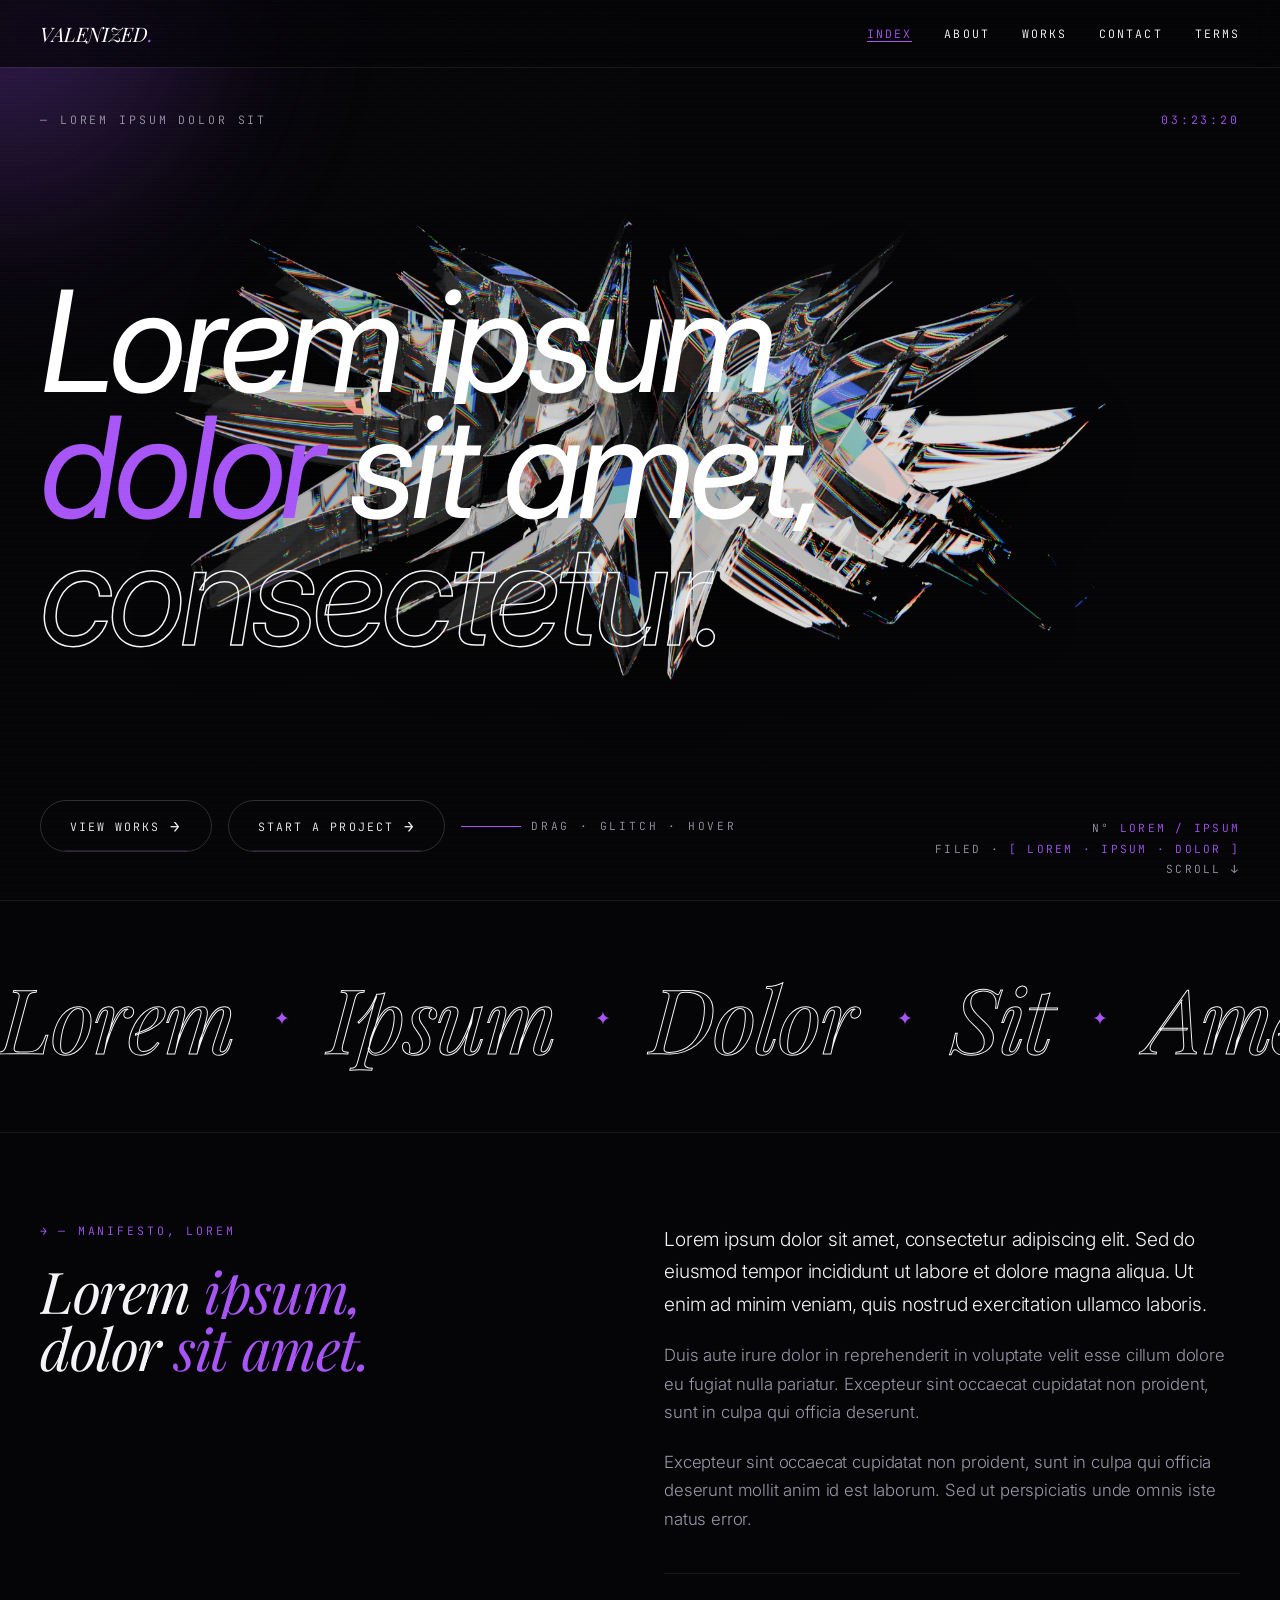
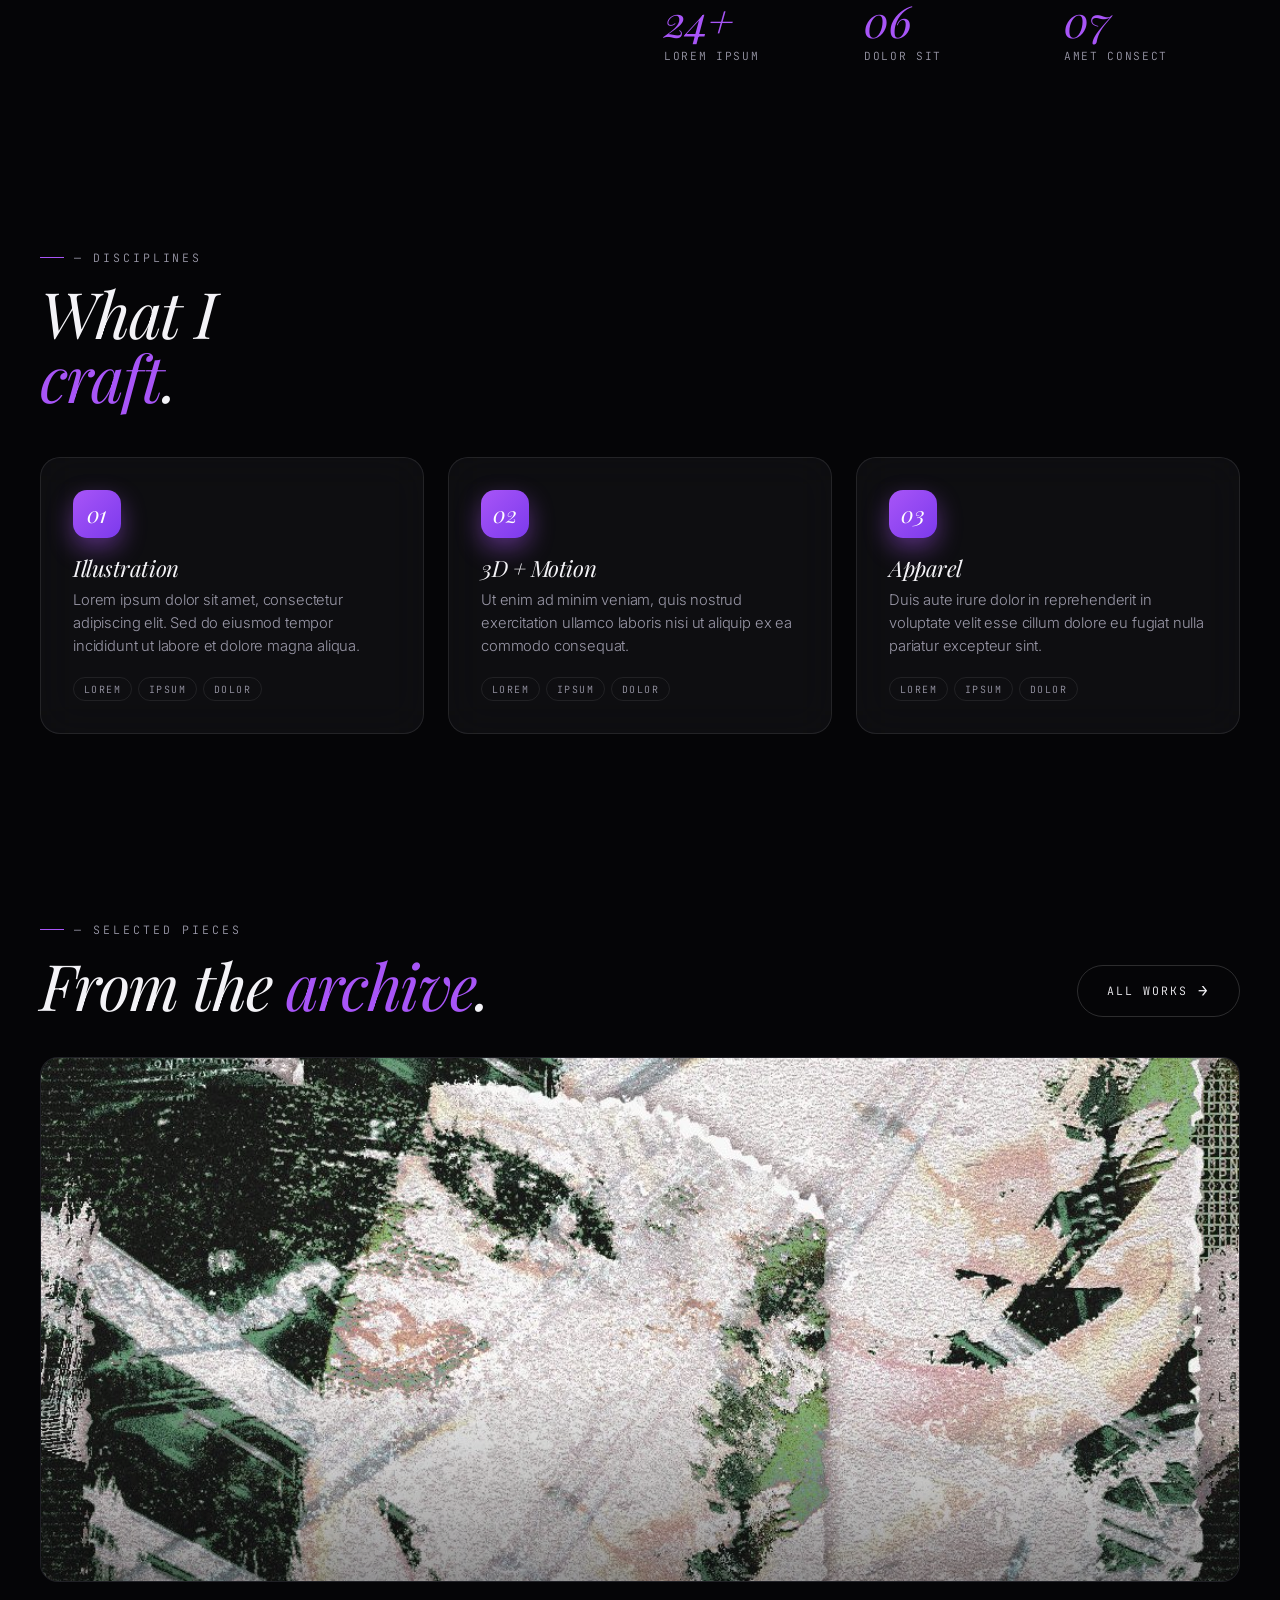
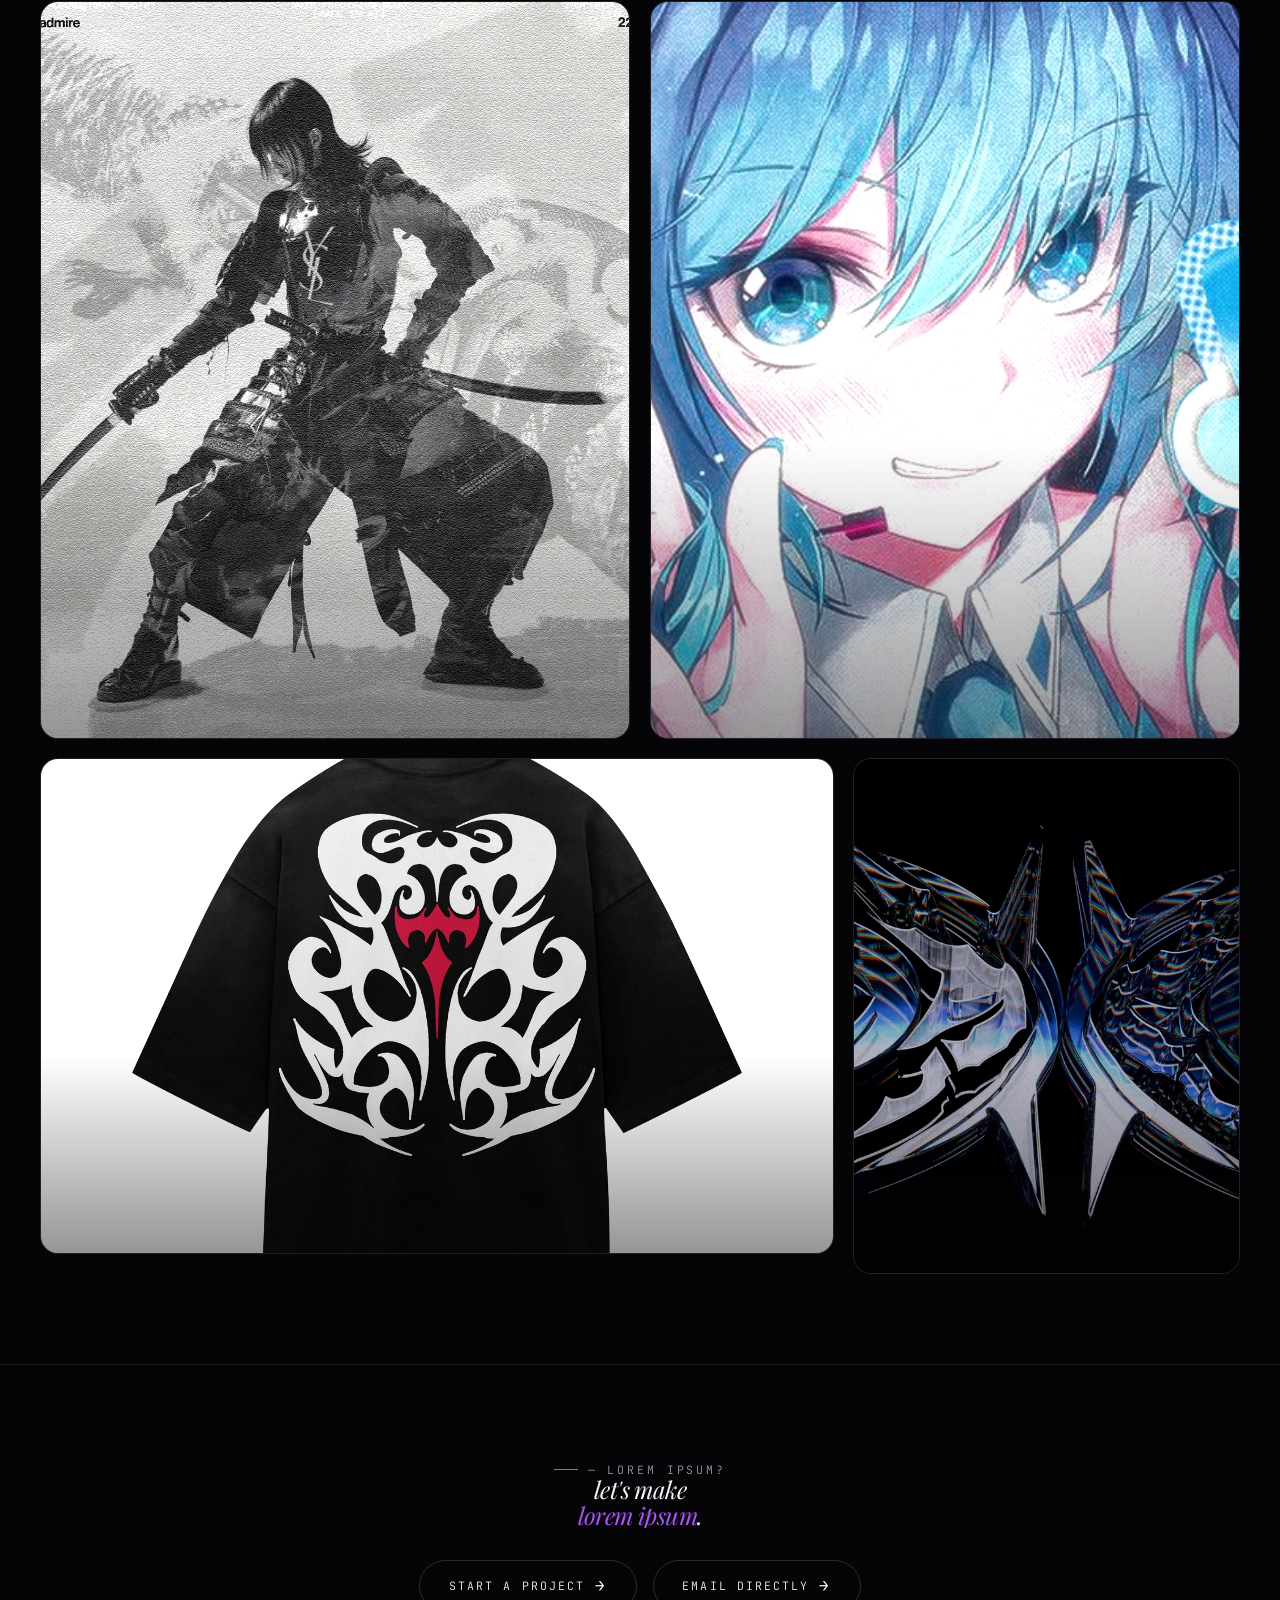
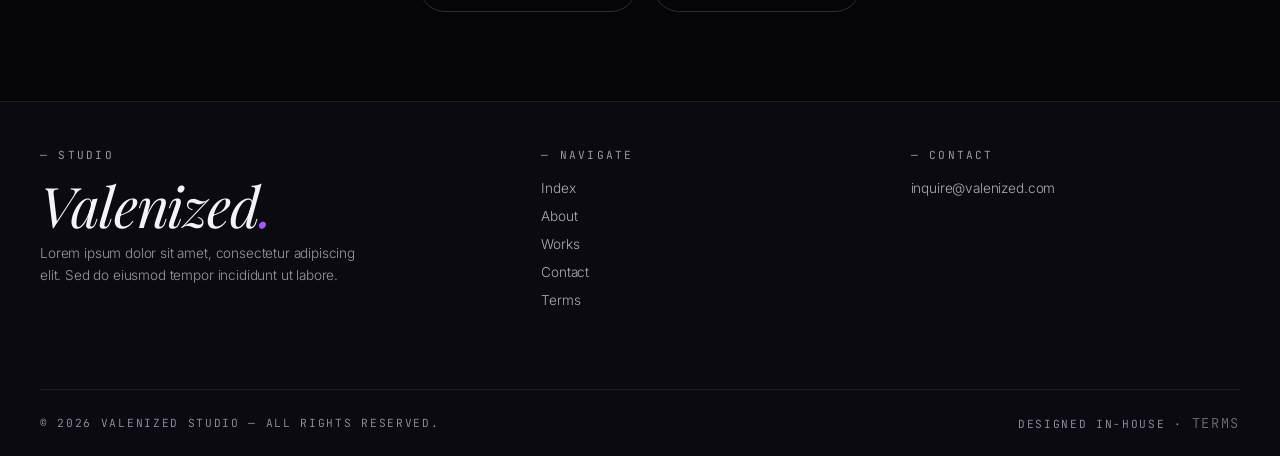
<file: site/index.html>
<!doctype html>
<html lang="en">
<head>
  <meta charset="utf-8" />
  <meta name="viewport" content="width=device-width, initial-scale=1, viewport-fit=cover" />
  <title>VALENIZED — Digital Art & Design Studio</title>
  <meta name="description" content="Portfolio of VALENIZED — independent digital artist. Lorem ipsum dolor sit amet, consectetur adipiscing elit." />
  <meta name="theme-color" content="#050507" />
  <link rel="icon" type="image/svg+xml" href="data:image/svg+xml,%3Csvg xmlns='http://www.w3.org/2000/svg' viewBox='0 0 32 32'%3E%3Crect width='32' height='32' rx='8' fill='%23050507'/%3E%3Ctext x='16' y='22' font-family='serif' font-size='22' font-style='italic' fill='%23a855f7' text-anchor='middle'%3EV%3C/text%3E%3C/svg%3E" />
  <link rel="preconnect" href="https://fonts.googleapis.com" />
  <link rel="preconnect" href="https://fonts.gstatic.com" crossorigin />
  <link href="https://fonts.googleapis.com/css2?family=Playfair+Display:ital,wght@0,400;0,600;1,400;1,500&family=Inter:wght@300;400;500&family=JetBrains+Mono:wght@400;500&display=swap" rel="stylesheet" />
  <link rel="stylesheet" href="styles/main.css" />
  <link rel="stylesheet" href="styles/animations.css" />
  
  
</head>
<body class="page-home">

  <!-- layers -->
  <canvas class="grain-canvas"></canvas>
  <div class="scanlines"></div>
  <div class="blob"></div>
  <div class="blob-2"></div>
  
  

  <!-- loader -->
  <div class="loader">
    <div class="loader-text">
      <span>V</span><span>A</span><span>L</span><span>E</span><span>N</span><span>I</span><span>Z</span><span>E</span><span>D</span>
    </div>
    <div class="loader-percent">000</div>
    <div class="loader-bar"></div>
  </div>

  <!-- nav -->
  <nav class="nav">
    <a href="index.html" class="nav-logo">VALENIZED</a>
    <ul class="nav-links">
      <li><a href="index.html"      class="is-active" data-transition>Index</a></li>
      <li><a href="about.html"                      data-transition>About</a></li>
      <li><a href="works.html"                      data-transition>Works</a></li>
      <li><a href="contact.html"                    data-transition>Contact</a></li>
      <li><a href="terms.html"                      data-transition>Terms</a></li>
    </ul>
    <button class="menu-toggle" aria-label="menu"><span></span></button>
  </nav>

  <main>

    <!-- HERO -->
    <section class="hero">
      <div class="hero-stage">
        <div class="hero-sculpt">
          <img src="assets/08-hero-sculpture.png" alt="Chrome sculpture" />
        </div>
      </div>

      <div class="hero-eyebrow">
        <span>— Lorem ipsum dolor sit</span>
        <span class="time"><span class="live-clock">--:--:--</span></span>
      </div>

      <div class="hero-title-wrap">
        <div class="hero-title">
          <span class="reveal-text"><span>Lorem ipsum</span></span>
          <span class="reveal-text"><span><span class="accent">dolor</span> sit amet,</span></span>
          <span class="reveal-text"><span><span class="outline">consectetur.</span></span></span>
        </div>
      </div>

      <div class="hero-meta">
        <div>N° <span>Lorem / Ipsum</span></div>
        <div>FILED · <span>[ LOREM · IPSUM · DOLOR ]</span></div>
        <div>SCROLL ↓</div>
      </div>

      <div class="hero-cta">
        <a class="btn magnetic" href="works.html" data-transition>View Works <span class="arrow">→</span></a>
        <a class="btn magnetic" href="contact.html" data-transition>Start a Project <span class="arrow">→</span></a>
        <span class="hero-scroll"><span class="line"></span>Drag · Glitch · Hover</span>
      </div>
    </section>

    <!-- marquee -->
    <div class="marquee" aria-hidden="true">
      <div class="marquee-track">
        <span>Lorem <span class="star">✦</span></span>
        <span>Ipsum <span class="star">✦</span></span>
        <span>Dolor <span class="star">✦</span></span>
        <span>Sit <span class="star">✦</span></span>
        <span>Amet <span class="star">✦</span></span>
        <span>Lorem <span class="star">✦</span></span>
        <span>Ipsum <span class="star">✦</span></span>
        <span>Dolor <span class="star">✦</span></span>
        <span>Sit <span class="star">✦</span></span>
        <span>Amet <span class="star">✦</span></span>
      </div>
    </div>

    <!-- intro -->
    <section>
      <div class="container">
        <div class="intro">
          <div class="intro-left">
            <div class="label">— Manifesto, lorem</div>
            <h2 class="reveal-text"><span class="glitch" data-text="Lorem ipsum,">Lorem <em>ipsum,</em></span></h2>
            <h2 class="reveal-text"><span class="glitch" data-text="dolor sit amet.">dolor <em>sit amet.</em></span></h2>
          </div>
          <div class="intro-right">
            <p>Lorem ipsum dolor sit amet, consectetur adipiscing elit. Sed do eiusmod tempor incididunt ut labore et dolore magna aliqua. Ut enim ad minim veniam, quis nostrud exercitation ullamco laboris.</p>
            <p>Duis aute irure dolor in reprehenderit in voluptate velit esse cillum dolore eu fugiat nulla pariatur. Excepteur sint occaecat cupidatat non proident, sunt in culpa qui officia deserunt.</p>
            <p>Excepteur sint occaecat cupidatat non proident, sunt in culpa qui officia deserunt mollit anim id est laborum. Sed ut perspiciatis unde omnis iste natus error.</p>

            <div class="intro-stats">
              <div class="stat">
                <div class="num">24+</div>
                <div class="lbl">Lorem ipsum</div>
              </div>
              <div class="stat">
                <div class="num">06</div>
                <div class="lbl">Dolor sit</div>
              </div>
              <div class="stat">
                <div class="num">07</div>
                <div class="lbl">Amet consect</div>
              </div>
            </div>
          </div>
        </div>
      </div>
    </section>

    <!-- services -->
    <section>
      <div class="container">
        <div class="eyebrow">— Disciplines</div>
        <h2 class="section-title">What I<br/><em style="font-style:italic;color:var(--accent)">craft</em>.</h2>

        <div class="cat-grid">
          <div class="cat-card">
            <div class="icon">01</div>
            <h3>Illustration</h3>
            <p>Lorem ipsum dolor sit amet, consectetur adipiscing elit. Sed do eiusmod tempor incididunt ut labore et dolore magna aliqua.</p>
            <div class="tags">
              <span class="tag">Lorem</span><span class="tag">Ipsum</span><span class="tag">Dolor</span>
            </div>
          </div>
          <div class="cat-card">
            <div class="icon">02</div>
            <h3>3D + Motion</h3>
            <p>Ut enim ad minim veniam, quis nostrud exercitation ullamco laboris nisi ut aliquip ex ea commodo consequat.</p>
            <div class="tags">
              <span class="tag">Lorem</span><span class="tag">Ipsum</span><span class="tag">Dolor</span>
            </div>
          </div>
          <div class="cat-card">
            <div class="icon">03</div>
            <h3>Apparel</h3>
            <p>Duis aute irure dolor in reprehenderit in voluptate velit esse cillum dolore eu fugiat nulla pariatur excepteur sint.</p>
            <div class="tags">
              <span class="tag">Lorem</span><span class="tag">Ipsum</span><span class="tag">Dolor</span>
            </div>
          </div>
        </div>
      </div>
    </section>

    <!-- featured works -->
    <section>
      <div class="container featured-head">
        <div>
          <div class="eyebrow">— Selected Pieces</div>
          <h2 class="section-title">From the <em style="font-style:italic;color:var(--accent)">archive</em>.</h2>
        </div>
        <a class="btn magnetic" href="works.html" data-transition>All works <span class="arrow">→</span></a>
      </div>

      <div class="container">
        <div class="gallery">
          <div class="tile s-12" data-cat="motion 3d">
            <canvas class="shader"></canvas>
            <img class="tile-img" src="assets/01-chrome-sculpt.jpg" alt="Lorem ipsum artwork 01" />
            <div class="tile-meta">
              <div>
                <h3>Lorem Ipsum №01</h3>
                <span class="tg">3D · Motion Reel</span>
              </div>
              <span class="idx">/01</span>
            </div>
          </div>

          <div class="tile s-6" data-cat="illustration">
            <canvas class="shader"></canvas>
            <img class="tile-img" src="assets/06-samurai.jpg" alt="Lorem ipsum artwork 02" />
            <div class="tile-meta">
              <div>
                <h3>Dolor Sit Amet</h3>
                <span class="tg">Illustration</span>
              </div>
              <span class="idx">/02</span>
            </div>
          </div>

          <div class="tile s-6" data-cat="editorial character">
            <canvas class="shader"></canvas>
            <img class="tile-img" src="assets/05-miku-header.jpg" alt="Lorem ipsum artwork 03" />
            <div class="tile-meta">
              <div>
                <h3>Consectetur / 39</h3>
                <span class="tg">Editorial Header</span>
              </div>
              <span class="idx">/03</span>
            </div>
          </div>

          <div class="tile s-8" data-cat="apparel product">
            <canvas class="shader"></canvas>
            <img class="tile-img" src="assets/07-tribal-tee.jpg" alt="Lorem ipsum artwork 04" />
            <div class="tile-meta">
              <div>
                <h3>Adipiscing — Series 08</h3>
                <span class="tg">Apparel / Drop</span>
              </div>
              <span class="idx">/04</span>
            </div>
          </div>

          <div class="tile s-4" data-cat="motion 3d">
            <canvas class="shader"></canvas>
            <img class="tile-img" src="assets/03-silver-sculpt.jpg" alt="Lorem ipsum artwork 05" />
            <div class="tile-meta">
              <div>
                <h3>Elit Tempor</h3>
                <span class="tg">3D Sculpture</span>
              </div>
              <span class="idx">/05</span>
            </div>
          </div>
        </div>
      </div>
    </section>

    <!-- CTA strip -->
    <section class="cta-section">
      <div class="container">
        <div class="eyebrow eyebrow-center">— Lorem ipsum?</div>
        <h2 class="reveal-text"><span style="font-style:italic;">let's make<br/><em style="font-style:italic;color:var(--accent)">lorem ipsum</em>.</span></h2>
        <div class="cta-row">
          <a class="btn magnetic" href="contact.html" data-transition>Start a Project <span class="arrow">→</span></a>
          <a class="btn magnetic" href="mailto:inquire@valenized.com">Email Directly <span class="arrow">→</span></a>
        </div>
      </div>
    </section>

  </main>

  <!-- footer -->
  <footer>
    <div class="container">
      <div>
        <h4>— Studio</h4>
        <div class="colophon">Valenized<span style="color:var(--accent);">.</span></div>
        <p class="footer-blurb">Lorem ipsum dolor sit amet, consectetur adipiscing elit. Sed do eiusmod tempor incididunt ut labore.</p>
      </div>
      <div>
        <h4>— Navigate</h4>
        <ul>
          <li><a href="index.html" data-transition>Index</a></li>
          <li><a href="about.html" data-transition>About</a></li>
          <li><a href="works.html" data-transition>Works</a></li>
          <li><a href="contact.html" data-transition>Contact</a></li>
          <li><a href="terms.html" data-transition>Terms</a></li>
        </ul>
      </div>
      <div>
        <h4>— Contact</h4>
        <ul>
          <li><a href="mailto:inquire@valenized.com">inquire@valenized.com</a></li>
        </ul>
      </div>
      <div class="legal" style="grid-column:1 / -1;">
        <span>© <span id="yr">2026</span> Valenized Studio — All rights reserved.</span>
        <span>Designed in-house · <a href="terms.html" data-transition style="color:var(--ink-dim);">Terms</a></span>
      </div>
    </div>
  </footer>

  <script src="scripts/app.js"></script>
  
  <script>document.getElementById('yr').textContent = new Date().getFullYear();</script>
</body>
</html>
</file>
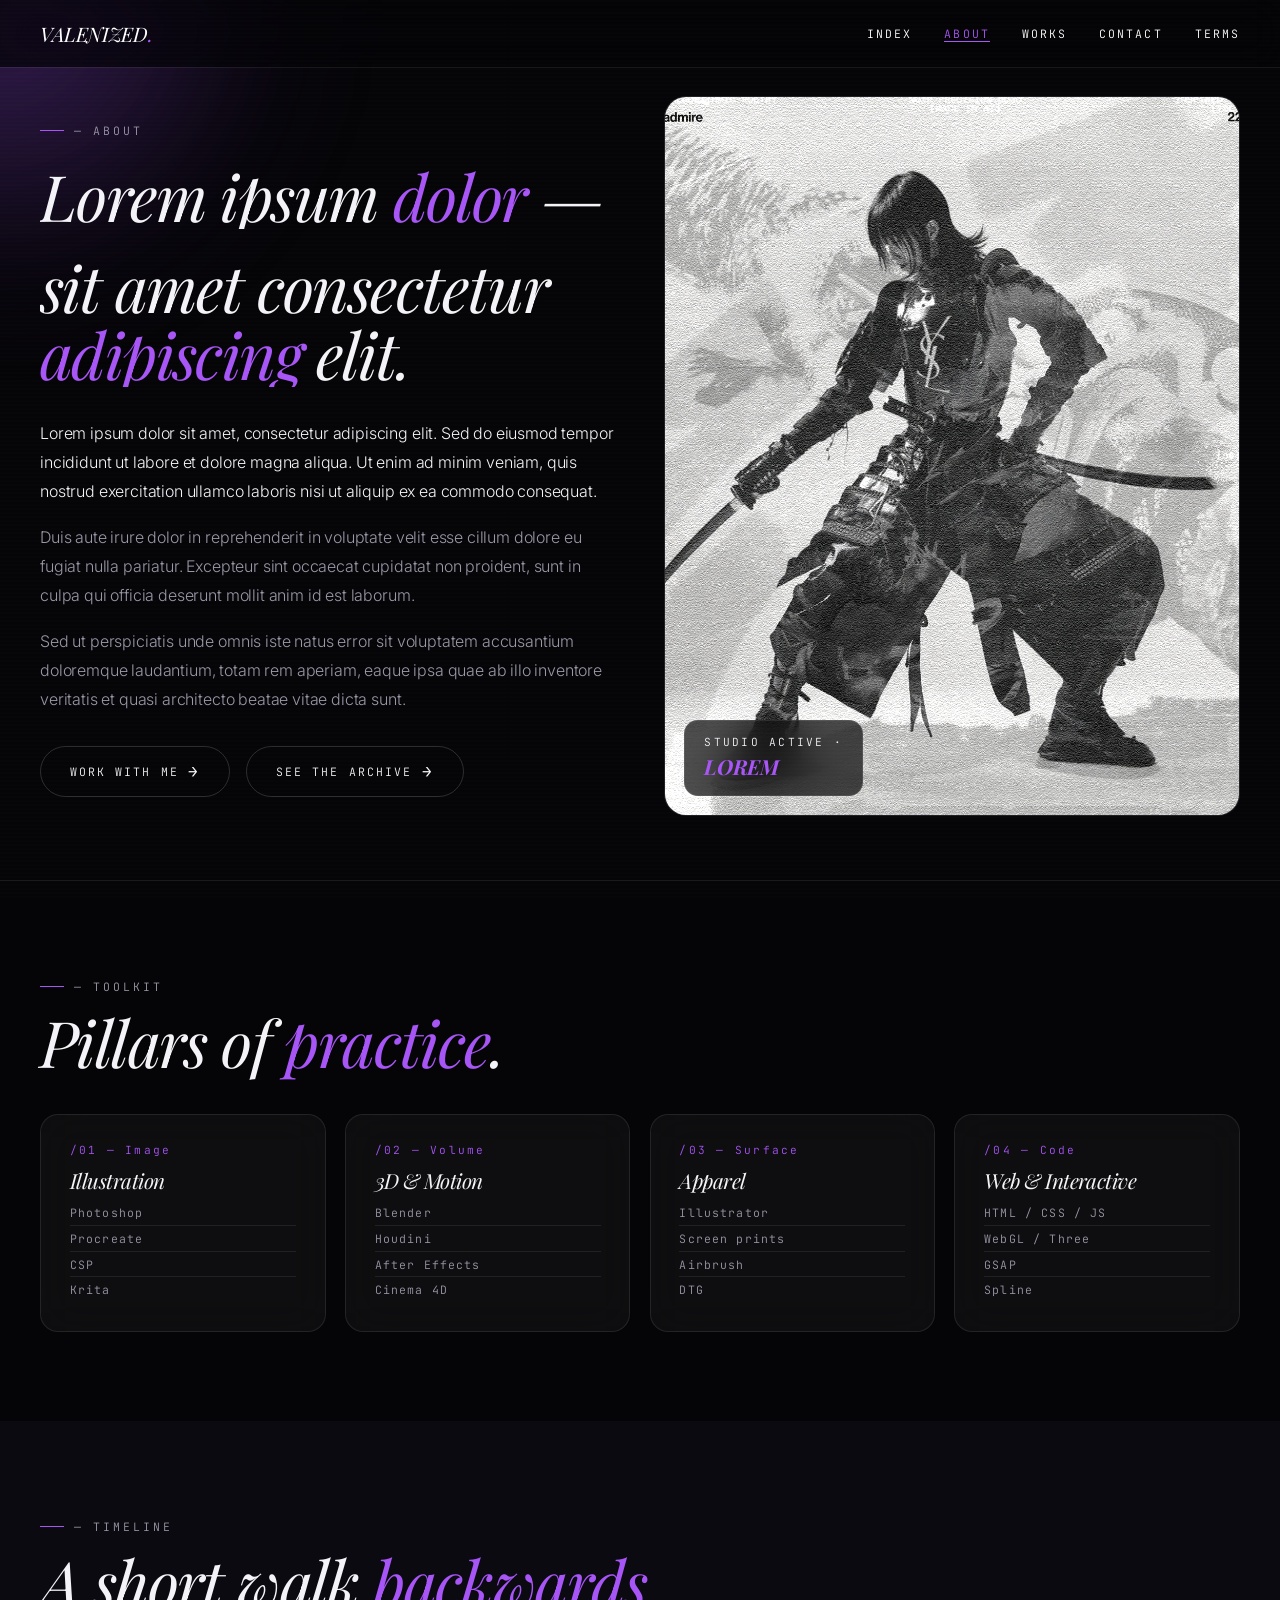
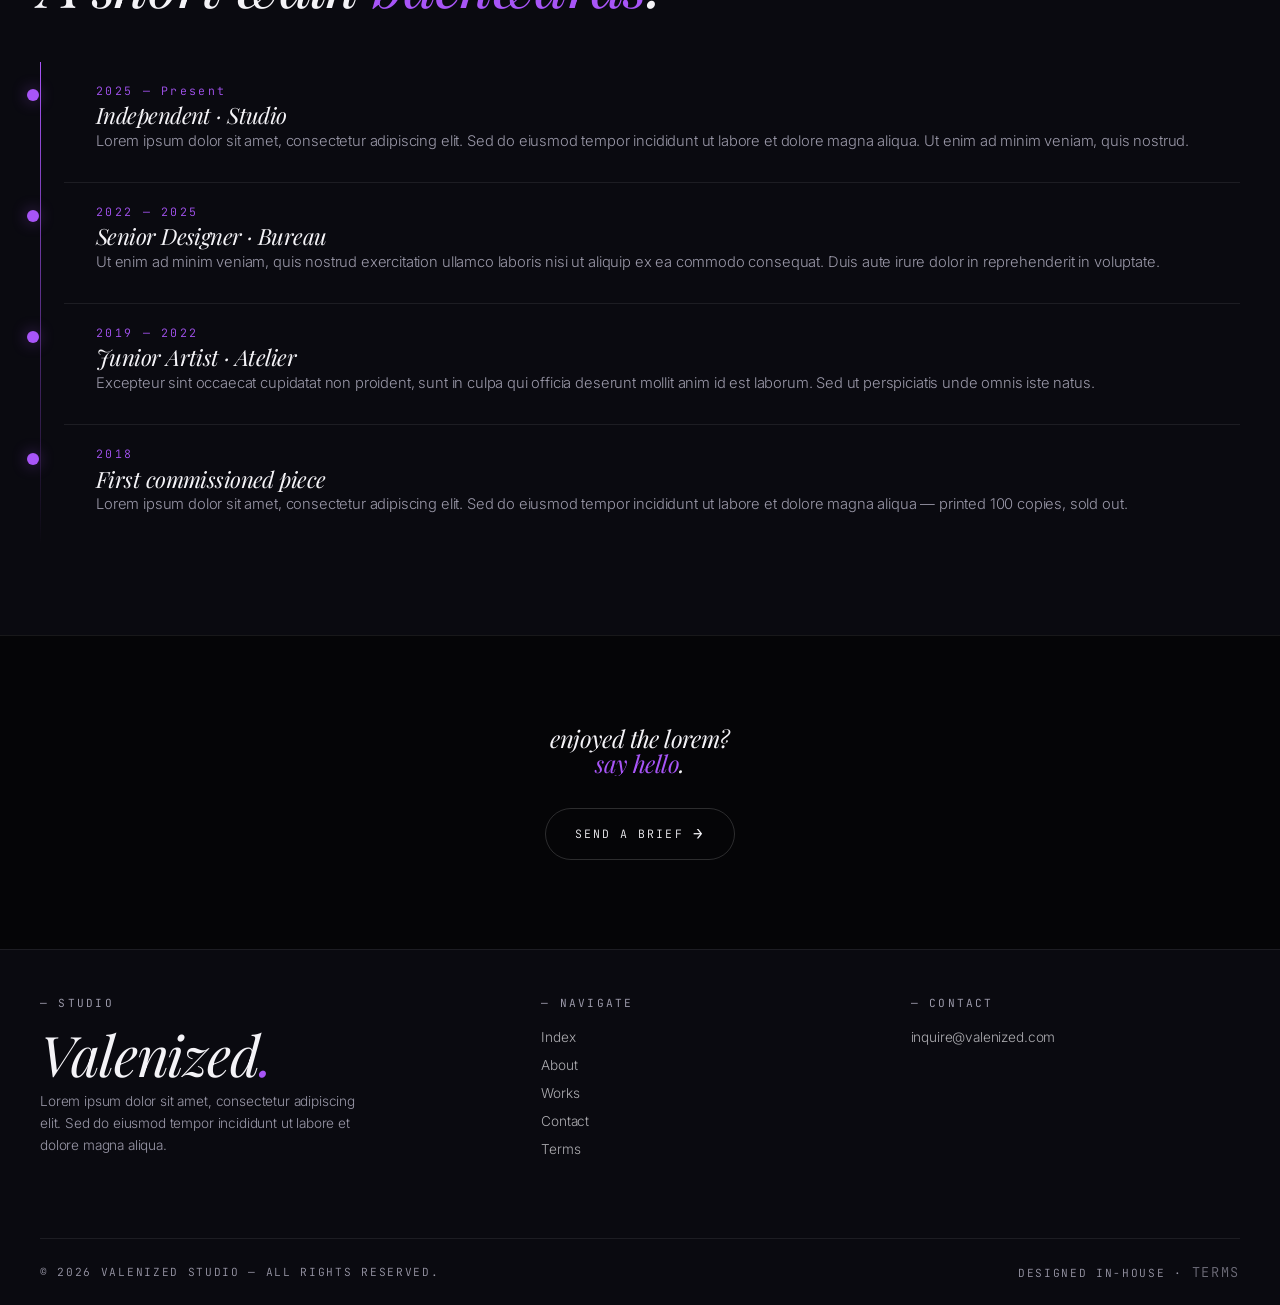
<file: site/about.html>
<!doctype html>
<html lang="en">
<head>
  <meta charset="utf-8" />
  <meta name="viewport" content="width=device-width, initial-scale=1, viewport-fit=cover" />
  <title>About — VALENIZED</title>
  <meta name="description" content="About VALENIZED — lorem ipsum dolor sit amet, consectetur adipiscing elit." />
  <meta name="theme-color" content="#050507" />
  <link rel="icon" type="image/svg+xml" href="data:image/svg+xml,%3Csvg xmlns='http://www.w3.org/2000/svg' viewBox='0 0 32 32'%3E%3Crect width='32' height='32' rx='8' fill='%23050507'/%3E%3Ctext x='16' y='22' font-family='serif' font-size='22' font-style='italic' fill='%23a855f7' text-anchor='middle'%3EV%3C/text%3E%3C/svg%3E" />
  <link rel="preconnect" href="https://fonts.googleapis.com" />
  <link rel="preconnect" href="https://fonts.gstatic.com" crossorigin />
  <link href="https://fonts.googleapis.com/css2?family=Playfair+Display:ital,wght@0,400;0,600;1,400;1,500&family=Inter:wght@300;400;500&family=JetBrains+Mono:wght@400;500&display=swap" rel="stylesheet" />
  <link rel="stylesheet" href="styles/main.css" />
  <link rel="stylesheet" href="styles/animations.css" />
  
  
</head>
<body class="page-about">

  <canvas class="grain-canvas"></canvas>
  <div class="scanlines"></div>
  <div class="blob"></div>
  <div class="blob-2"></div>
  
  

  <div class="loader">
    <div class="loader-text">
      <span>A</span><span>B</span><span>O</span><span>U</span><span>T</span>
    </div>
    <div class="loader-percent">000</div>
    <div class="loader-bar"></div>
  </div>

  <nav class="nav">
    <a href="index.html" class="nav-logo">VALENIZED</a>
    <ul class="nav-links">
      <li><a href="index.html"   data-transition>Index</a></li>
      <li><a href="about.html"   class="is-active" data-transition>About</a></li>
      <li><a href="works.html"   data-transition>Works</a></li>
      <li><a href="contact.html" data-transition>Contact</a></li>
      <li><a href="terms.html"   data-transition>Terms</a></li>
    </ul>
    <button class="menu-toggle" aria-label="menu"><span></span></button>
  </nav>

  <main>

    <section class="about-hero">
      <div class="about-text">
        <div class="eyebrow" data-reveal>— About</div>
        <h2 class="reveal-text" style="margin-top:1.5rem;"><span>Lorem ipsum <em>dolor</em> —</span></h2>
        <h2 class="reveal-text"><span>sit amet consectetur<br/><em>adipiscing</em> elit.</span></h2>

        <p class="lead" style="margin-top:2rem;">Lorem ipsum dolor sit amet, consectetur adipiscing elit. Sed do eiusmod tempor incididunt ut labore et dolore magna aliqua. Ut enim ad minim veniam, quis nostrud exercitation ullamco laboris nisi ut aliquip ex ea commodo consequat.</p>

        <p>Duis aute irure dolor in reprehenderit in voluptate velit esse cillum dolore eu fugiat nulla pariatur. Excepteur sint occaecat cupidatat non proident, sunt in culpa qui officia deserunt mollit anim id est laborum.</p>

        <p>Sed ut perspiciatis unde omnis iste natus error sit voluptatem accusantium doloremque laudantium, totam rem aperiam, eaque ipsa quae ab illo inventore veritatis et quasi architecto beatae vitae dicta sunt.</p>

        <div class="button-row">
          <a class="btn magnetic" href="contact.html" data-transition>Work with me <span class="arrow">→</span></a>
          <a class="btn magnetic" href="works.html" data-transition>See the archive <span class="arrow">→</span></a>
        </div>
      </div>

      <div class="about-image" data-reveal>
        <img src="assets/06-samurai.jpg" alt="Lorem ipsum portrait by VALENIZED" />
        <div class="badge">Studio active · <b>Lorem</b></div>
      </div>
    </section>

    <section class="skills-section">
      <div class="container">
        <div class="eyebrow">— Toolkit</div>
        <h2 class="section-title">Pillars of <em style="font-style:italic;color:var(--accent)">practice</em>.</h2>

        <div class="skills-grid">
          <div class="skill">
            <div class="n">/01 — Image</div>
            <h4>Illustration</h4>
            <ul>
              <li>Photoshop</li><li>Procreate</li><li>CSP</li><li>Krita</li>
            </ul>
          </div>
          <div class="skill">
            <div class="n">/02 — Volume</div>
            <h4>3D &amp; Motion</h4>
            <ul>
              <li>Blender</li><li>Houdini</li><li>After Effects</li><li>Cinema 4D</li>
            </ul>
          </div>
          <div class="skill">
            <div class="n">/03 — Surface</div>
            <h4>Apparel</h4>
            <ul>
              <li>Illustrator</li><li>Screen prints</li><li>Airbrush</li><li>DTG</li>
            </ul>
          </div>
          <div class="skill">
            <div class="n">/04 — Code</div>
            <h4>Web &amp; Interactive</h4>
            <ul>
              <li>HTML / CSS / JS</li><li>WebGL / Three</li><li>GSAP</li><li>Spline</li>
            </ul>
          </div>
        </div>
      </div>
    </section>

    <section class="timeline-section">
      <div class="container">
        <div class="eyebrow">— Timeline</div>
        <h2 class="section-title">A short walk <em style="font-style:italic;color:var(--accent)">backwards</em>.</h2>

        <div class="timeline">
          <div class="tl-item">
            <div class="yr">2025 — Present</div>
            <h4>Independent · Studio</h4>
            <p>Lorem ipsum dolor sit amet, consectetur adipiscing elit. Sed do eiusmod tempor incididunt ut labore et dolore magna aliqua. Ut enim ad minim veniam, quis nostrud.</p>
          </div>
          <div class="tl-item">
            <div class="yr">2022 — 2025</div>
            <h4>Senior Designer · Bureau</h4>
            <p>Ut enim ad minim veniam, quis nostrud exercitation ullamco laboris nisi ut aliquip ex ea commodo consequat. Duis aute irure dolor in reprehenderit in voluptate.</p>
          </div>
          <div class="tl-item">
            <div class="yr">2019 — 2022</div>
            <h4>Junior Artist · Atelier</h4>
            <p>Excepteur sint occaecat cupidatat non proident, sunt in culpa qui officia deserunt mollit anim id est laborum. Sed ut perspiciatis unde omnis iste natus.</p>
          </div>
          <div class="tl-item">
            <div class="yr">2018</div>
            <h4>First commissioned piece</h4>
            <p>Lorem ipsum dolor sit amet, consectetur adipiscing elit. Sed do eiusmod tempor incididunt ut labore et dolore magna aliqua — printed 100 copies, sold out.</p>
          </div>
        </div>
      </div>
    </section>

    <!-- CTA -->
    <section class="cta-section">
      <div class="container">
        <h2 class="reveal-text"><span style="font-style:italic;">enjoyed the lorem?<br/><em style="font-style:italic;color:var(--accent)">say hello</em>.</span></h2>
        <div class="cta-row">
          <a class="btn magnetic" href="contact.html" data-transition>Send a brief <span class="arrow">→</span></a>
        </div>
      </div>
    </section>

  </main>

  <footer>
    <div class="container">
      <div>
        <h4>— Studio</h4>
        <div class="colophon">Valenized<span style="color:var(--accent);">.</span></div>
        <p class="footer-blurb">Lorem ipsum dolor sit amet, consectetur adipiscing elit. Sed do eiusmod tempor incididunt ut labore et dolore magna aliqua.</p>
      </div>
      <div>
        <h4>— Navigate</h4>
        <ul>
          <li><a href="index.html" data-transition>Index</a></li>
          <li><a href="about.html" data-transition>About</a></li>
          <li><a href="works.html" data-transition>Works</a></li>
          <li><a href="contact.html" data-transition>Contact</a></li>
          <li><a href="terms.html" data-transition>Terms</a></li>
        </ul>
      </div>
      <div>
        <h4>— Contact</h4>
        <ul>
          <li><a href="mailto:inquire@valenized.com">inquire@valenized.com</a></li>
        </ul>
      </div>
      <div class="legal" style="grid-column:1 / -1;">
        <span>© <span id="yr">2026</span> Valenized Studio — All rights reserved.</span>
        <span>Designed in-house · <a href="terms.html" data-transition style="color:var(--ink-dim);">Terms</a></span>
      </div>
    </div>
  </footer>

  <script src="scripts/app.js"></script>
  
  <script>document.getElementById('yr').textContent = new Date().getFullYear();</script>
</body>
</html>
</file>
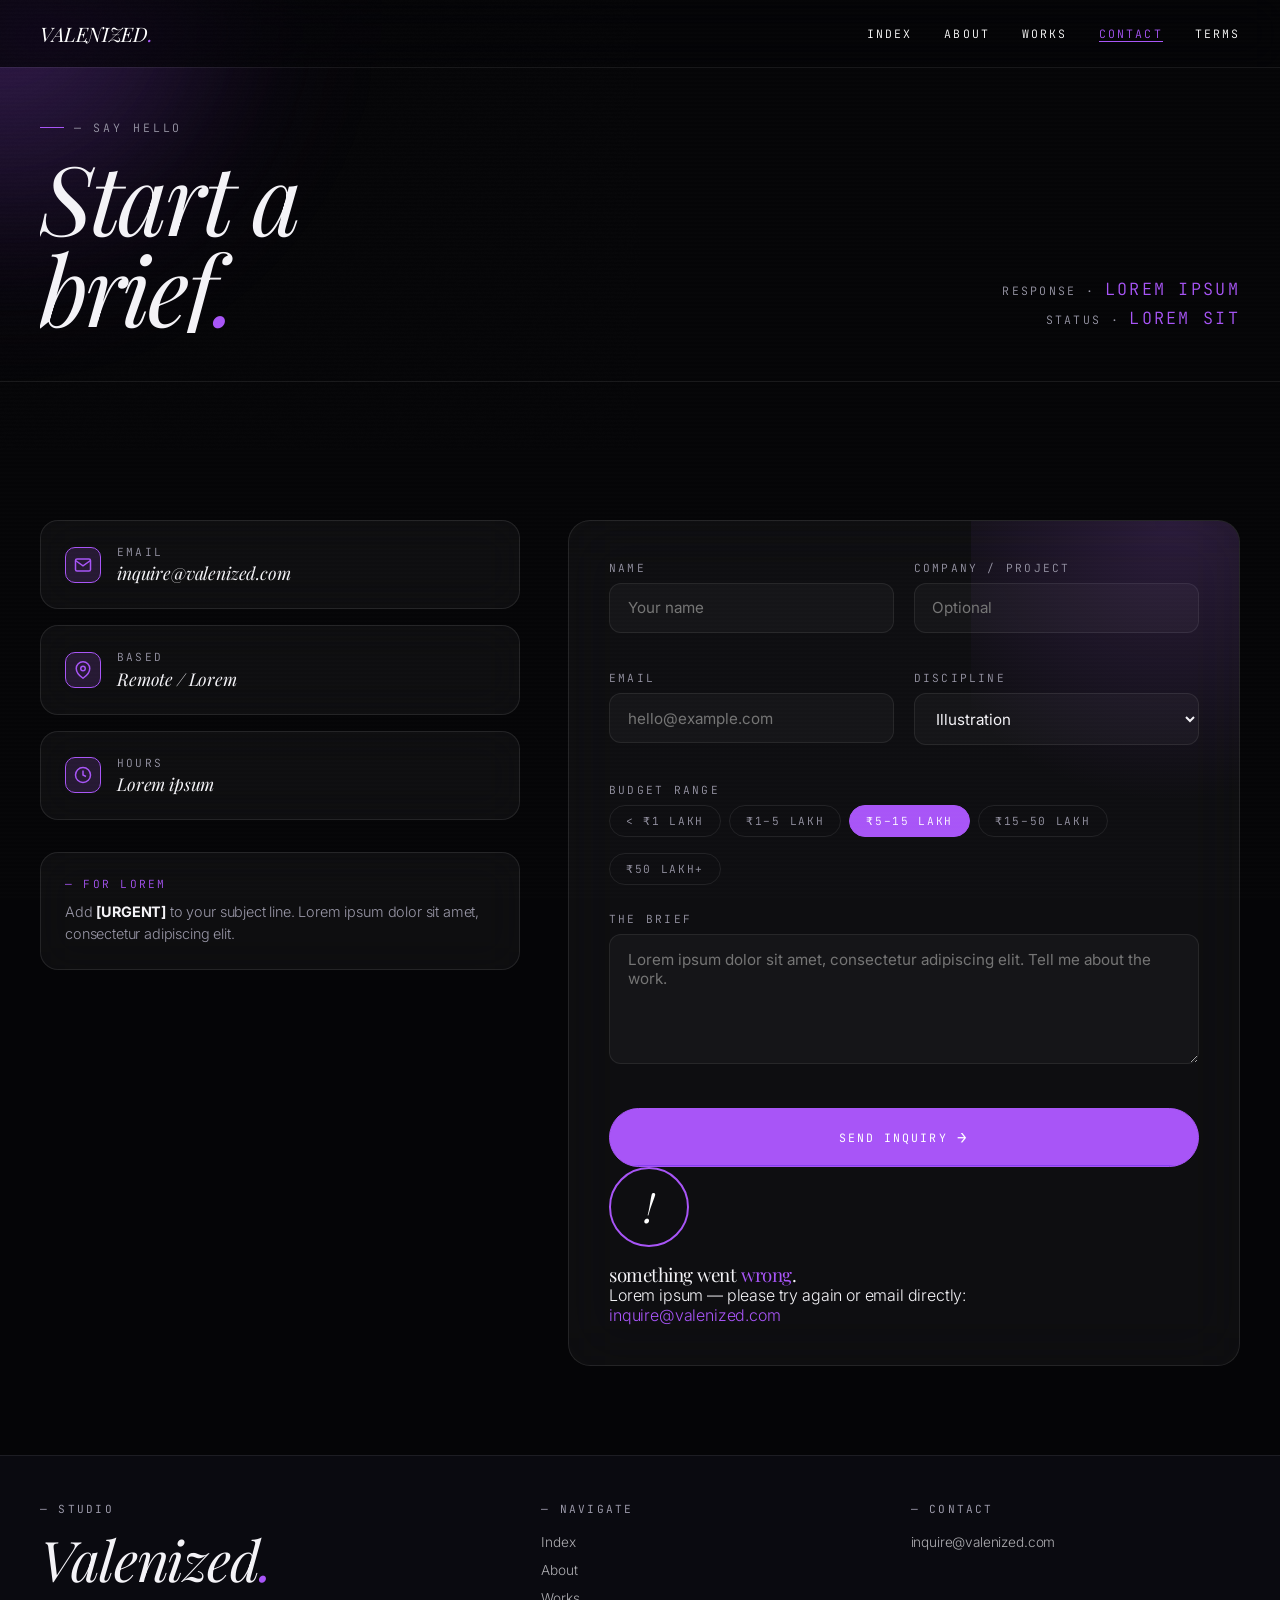
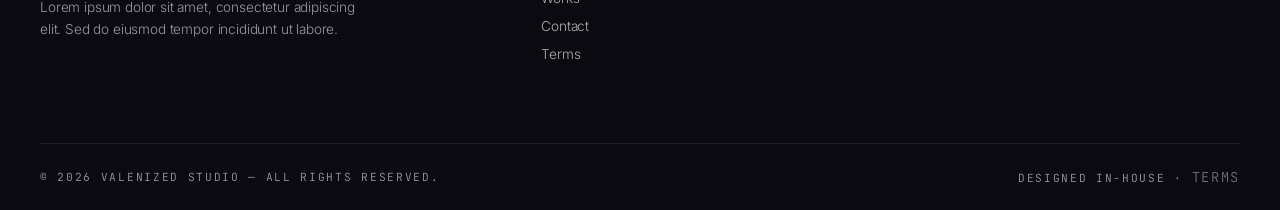
<file: site/contact.html>
<!doctype html>
<html lang="en">
<head>
  <meta charset="utf-8" />
  <meta name="viewport" content="width=device-width, initial-scale=1, viewport-fit=cover" />
  <title>Contact — VALENIZED</title>
  <meta name="description" content="Contact VALENIZED — lorem ipsum dolor sit amet. Reach out via inquire@valenized.com." />
  <meta name="theme-color" content="#050507" />
  <link rel="icon" type="image/svg+xml" href="data:image/svg+xml,%3Csvg xmlns='http://www.w3.org/2000/svg' viewBox='0 0 32 32'%3E%3Crect width='32' height='32' rx='8' fill='%23050507'/%3E%3Ctext x='16' y='22' font-family='serif' font-size='22' font-style='italic' fill='%23a855f7' text-anchor='middle'%3EV%3C/text%3E%3C/svg%3E" />
  <link rel="preconnect" href="https://fonts.googleapis.com" />
  <link rel="preconnect" href="https://fonts.gstatic.com" crossorigin />
  <link href="https://fonts.googleapis.com/css2?family=Playfair+Display:ital,wght@0,400;0,600;1,400;1,500&family=Inter:wght@300;400;500&family=JetBrains+Mono:wght@400;500&display=swap" rel="stylesheet" />
  <link rel="stylesheet" href="styles/main.css" />
  <link rel="stylesheet" href="styles/animations.css" />
  
  
</head>
<body class="page-contact">

  <canvas class="grain-canvas"></canvas>
  <div class="scanlines"></div>
  <div class="blob"></div>
  <div class="blob-2"></div>
  
  

  <div class="loader">
    <div class="loader-text">
      <span>C</span><span>O</span><span>N</span><span>T</span><span>A</span><span>C</span><span>T</span>
    </div>
    <div class="loader-percent">000</div>
    <div class="loader-bar"></div>
  </div>

  <nav class="nav">
    <a href="index.html" class="nav-logo">VALENIZED</a>
    <ul class="nav-links">
      <li><a href="index.html"      data-transition>Index</a></li>
      <li><a href="about.html"                       data-transition>About</a></li>
      <li><a href="works.html"                       data-transition>Works</a></li>
      <li><a href="contact.html" class="is-active" data-transition>Contact</a></li>
      <li><a href="terms.html"                       data-transition>Terms</a></li>
    </ul>
    <button class="menu-toggle" aria-label="menu"><span></span></button>
  </nav>

  <main>

    <div class="page-header">
      <div class="container">
        <div>
          <div class="eyebrow" data-reveal>— Say hello</div>
          <h1 class="reveal-text" style="margin-top:1rem;"><span>Start a<br/>brief<span class="accent">.</span></span></h1>
        </div>
        <div class="meta">
          <div>Response · <span class="num">Lorem ipsum</span></div>
          <div>Status · <span class="num">Lorem sit</span></div>
        </div>
      </div>
    </div>

    <section class="contact-section">
      <div class="container">
        <div class="contact-grid">

          <div class="contact-info">
            <div class="info-card">
              <div class="ic">
                <svg width="18" height="18" viewBox="0 0 24 24" fill="none" stroke="currentColor" stroke-width="2"><path d="M4 4h16c1.1 0 2 .9 2 2v12c0 1.1-.9 2-2 2H4c-1.1 0-2-.9-2-2V6c0-1.1.9-2 2-2z"/><polyline points="22,6 12,13 2,6"/></svg>
              </div>
              <div>
                <div class="lbl">Email</div>
                <div class="val">inquire@valenized.com</div>
              </div>
            </div>

            <div class="info-card">
              <div class="ic">
                <svg width="18" height="18" viewBox="0 0 24 24" fill="none" stroke="currentColor" stroke-width="2"><path d="M21 10c0 7-9 13-9 13s-9-6-9-13a9 9 0 0 1 18 0z"/><circle cx="12" cy="10" r="3"/></svg>
              </div>
              <div>
                <div class="lbl">Based</div>
                <div class="val">Remote / Lorem</div>
              </div>
            </div>

            <div class="info-card">
              <div class="ic">
                <svg width="18" height="18" viewBox="0 0 24 24" fill="none" stroke="currentColor" stroke-width="2"><circle cx="12" cy="12" r="10"/><polyline points="12 6 12 12 16 14"/></svg>
              </div>
              <div>
                <div class="lbl">Hours</div>
                <div class="val">Lorem ipsum</div>
              </div>
            </div>

            <div class="urgent-note">
              <div class="urgent-head">— For lorem</div>
              <p>Add <strong>[URGENT]</strong> to your subject line. Lorem ipsum dolor sit amet, consectetur adipiscing elit.</p>
            </div>
          </div>

          <div class="contact-form-wrap">
            <form id="contactForm" class="contact-form" autocomplete="off">
              <div class="form-row">
                <div class="field">
                  <label for="name">Name</label>
                  <input type="text" id="name" name="name" required placeholder="Your name" />
                </div>
                <div class="field">
                  <label for="company">Company / Project</label>
                  <input type="text" id="company" name="company" placeholder="Optional" />
                </div>
              </div>

              <div class="form-row">
                <div class="field">
                  <label for="email">Email</label>
                  <input type="email" id="email" name="email" required placeholder="hello@example.com" />
                </div>
                <div class="field">
                  <label for="discipline">Discipline</label>
                  <select id="discipline" name="discipline">
                    <option>Illustration</option>
                    <option>3D Motion</option>
                    <option>Apparel</option>
                    <option>Branding / Editorial</option>
                    <option>Other</option>
                  </select>
                </div>
              </div>

              <div class="field">
                <label>Budget range</label>
                <div class="budget-pills">
                  <input type="radio" name="budget" id="b1" value="under-1l"/><label for="b1">&lt; ₹1 lakh</label>
                  <input type="radio" name="budget" id="b2" value="1-5l"/><label for="b2">₹1–5 lakh</label>
                  <input type="radio" name="budget" id="b3" value="5-15l" checked/><label for="b3">₹5–15 lakh</label>
                  <input type="radio" name="budget" id="b4" value="15-50l"/><label for="b4">₹15–50 lakh</label>
                  <input type="radio" name="budget" id="b5" value="50l-plus"/><label for="b5">₹50 lakh+</label>
                </div>
              </div>

              <div class="field">
                <label for="brief">The brief</label>
                <textarea id="brief" name="brief" required placeholder="Lorem ipsum dolor sit amet, consectetur adipiscing elit. Tell me about the work."></textarea>
              </div>

              <!-- honeypot -->
              <input type="text" name="_gotcha" tabindex="-1" autocomplete="off" style="position:absolute;left:-9999px;opacity:0" aria-hidden="true" />

              <button type="submit" class="btn submit-btn magnetic">Send Inquiry <span class="arrow">→</span></button>

              <div class="success-msg" aria-live="polite">
                <div class="check">✓</div>
                <h3>brief received<span style="color:var(--accent);">.</span></h3>
                <p>Lorem ipsum dolor sit amet — consectetur adipiscing elit.<br/>Meanwhile, look around the archive.</p>
                <a class="btn magnetic" href="works.html" data-transition style="margin-top:1.5rem;">Explore works <span class="arrow">→</span></a>
              </div>

              <div class="error-msg" aria-live="polite">
                <div class="err-icon">!</div>
                <h3>something went <span style="color:var(--accent);">wrong</span>.</h3>
                <p>Lorem ipsum — please try again or email directly:<br/><a href="mailto:inquire@valenized.com">inquire@valenized.com</a></p>
              </div>
            </form>
          </div>

        </div>
      </div>
    </section>

  </main>

  <footer>
    <div class="container">
      <div>
        <h4>— Studio</h4>
        <div class="colophon">Valenized<span style="color:var(--accent);">.</span></div>
        <p class="footer-blurb">Lorem ipsum dolor sit amet, consectetur adipiscing elit. Sed do eiusmod tempor incididunt ut labore.</p>
      </div>
      <div>
        <h4>— Navigate</h4>
        <ul>
          <li><a href="index.html" data-transition>Index</a></li>
          <li><a href="about.html" data-transition>About</a></li>
          <li><a href="works.html" data-transition>Works</a></li>
          <li><a href="contact.html" data-transition>Contact</a></li>
          <li><a href="terms.html" data-transition>Terms</a></li>
        </ul>
      </div>
      <div>
        <h4>— Contact</h4>
        <ul>
          <li><a href="mailto:inquire@valenized.com">inquire@valenized.com</a></li>
        </ul>
      </div>
      <div class="legal" style="grid-column:1 / -1;">
        <span>© <span id="yr">2026</span> Valenized Studio — All rights reserved.</span>
        <span>Designed in-house · <a href="terms.html" data-transition style="color:var(--ink-dim);">Terms</a></span>
      </div>
    </div>
  </footer>

  <script src="scripts/app.js"></script>
  
  <script>document.getElementById('yr').textContent = new Date().getFullYear();</script>
</body>
</html>
</file>
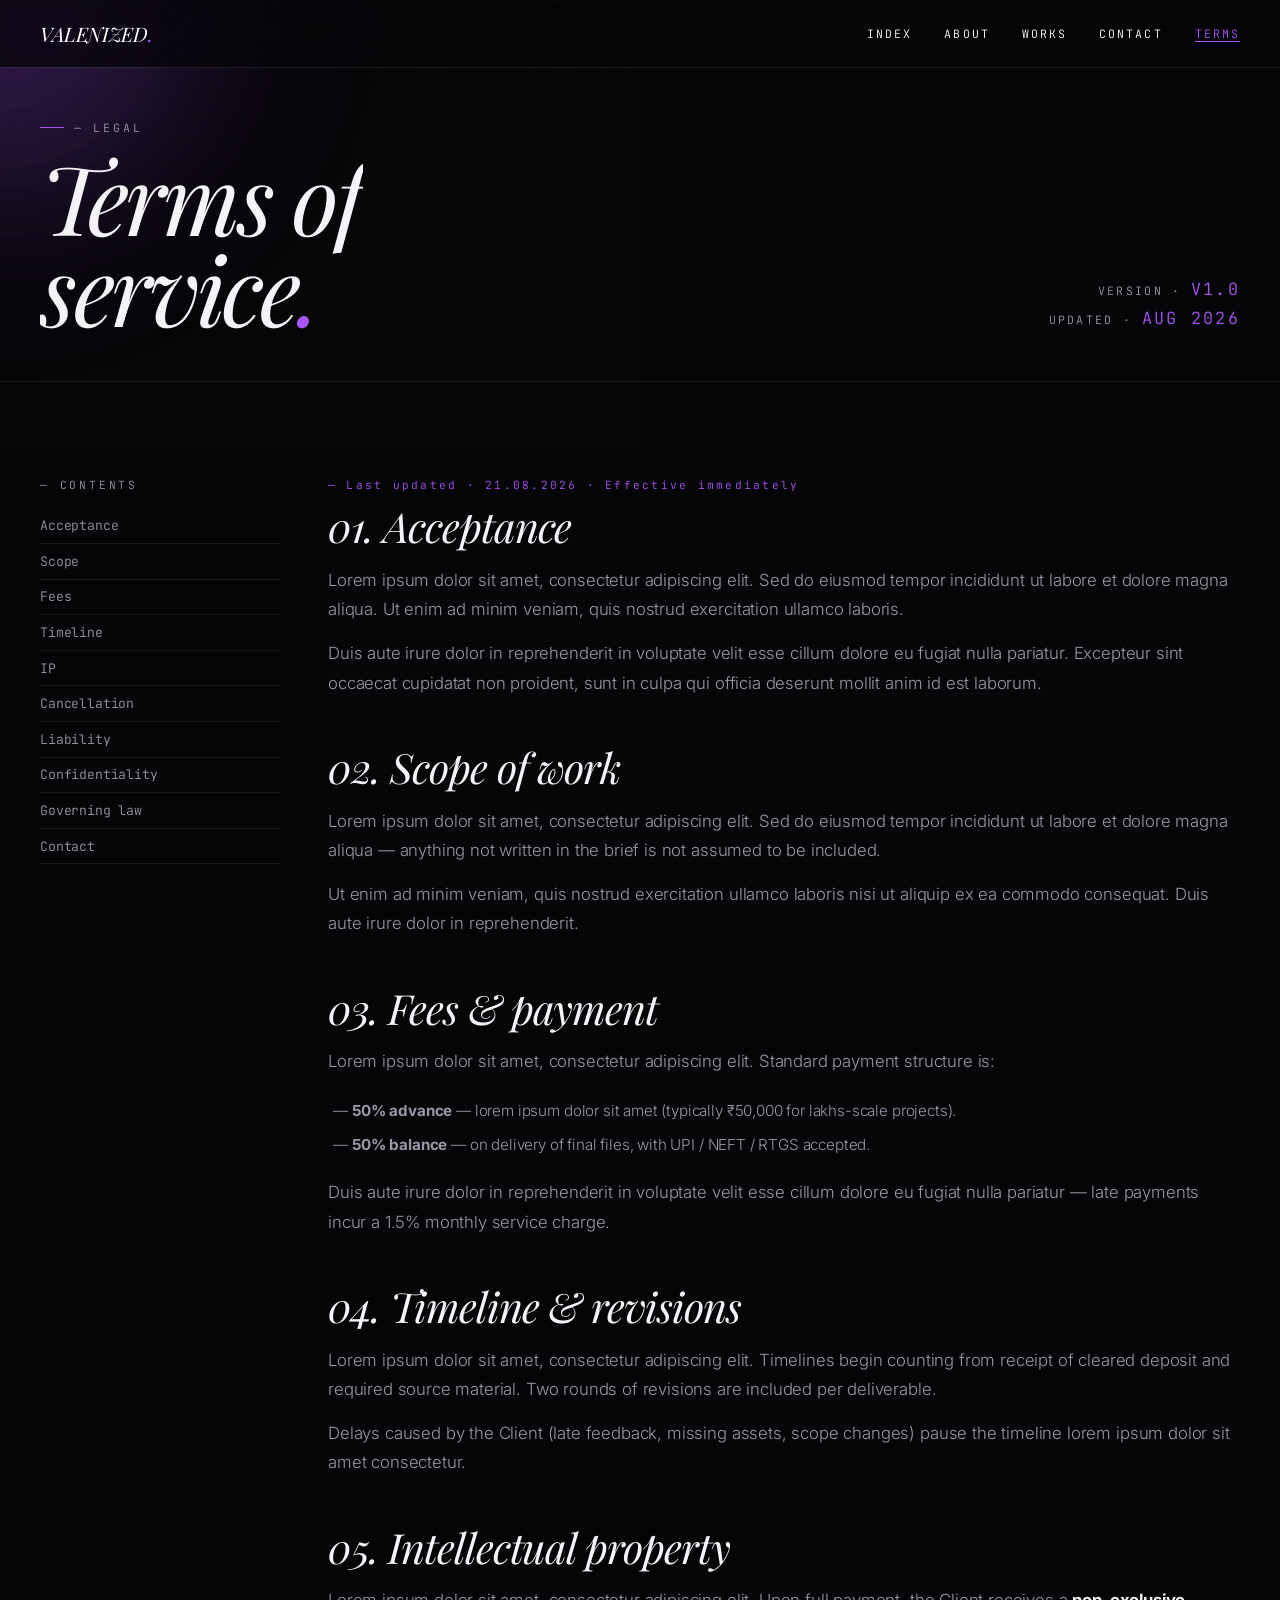
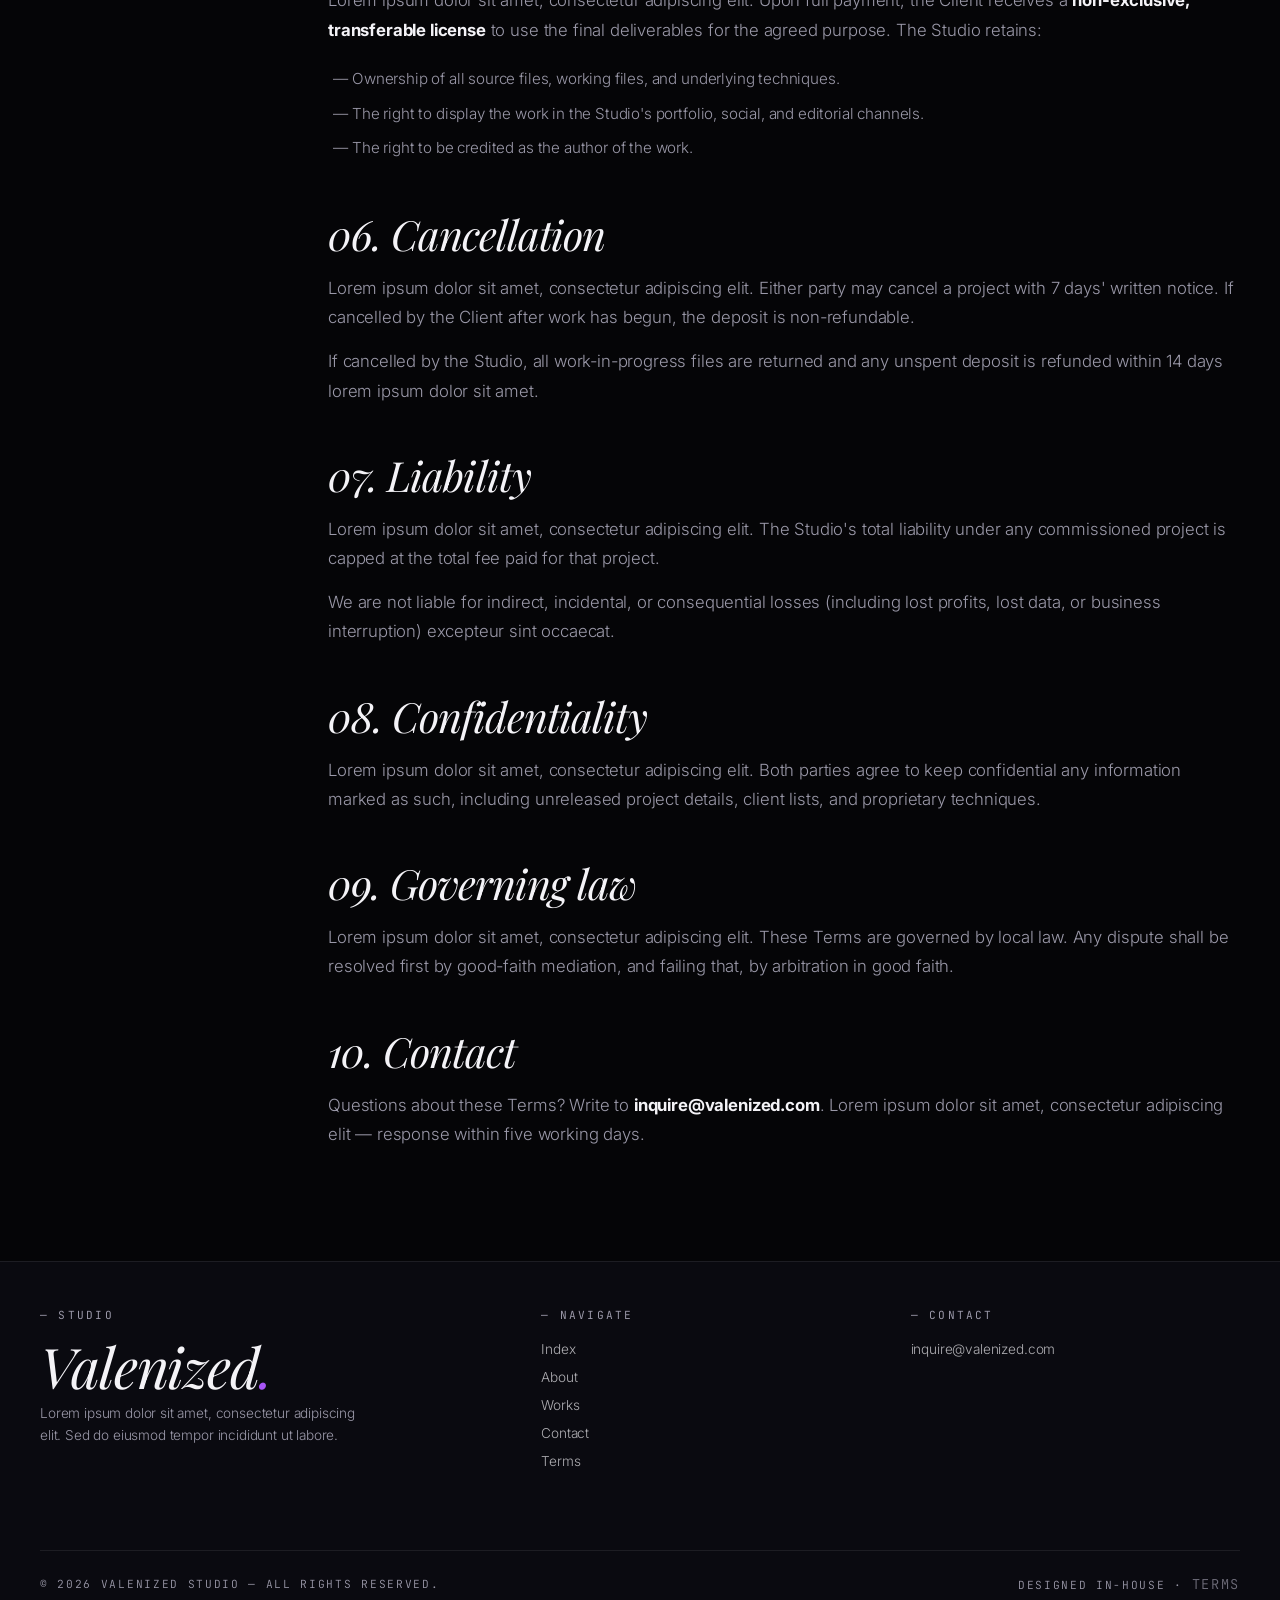
<file: site/terms.html>
<!doctype html>
<html lang="en">
<head>
  <meta charset="utf-8" />
  <meta name="viewport" content="width=device-width, initial-scale=1, viewport-fit=cover" />
  <title>Terms of Service — VALENIZED</title>
  <meta name="description" content="Terms of service for VALENIZED — lorem ipsum dolor sit amet." />
  <meta name="theme-color" content="#050507" />
  <link rel="icon" type="image/svg+xml" href="data:image/svg+xml,%3Csvg xmlns='http://www.w3.org/2000/svg' viewBox='0 0 32 32'%3E%3Crect width='32' height='32' rx='8' fill='%23050507'/%3E%3Ctext x='16' y='22' font-family='serif' font-size='22' font-style='italic' fill='%23a855f7' text-anchor='middle'%3EV%3C/text%3E%3C/svg%3E" />
  <link rel="preconnect" href="https://fonts.googleapis.com" />
  <link rel="preconnect" href="https://fonts.gstatic.com" crossorigin />
  <link href="https://fonts.googleapis.com/css2?family=Playfair+Display:ital,wght@0,400;0,600;1,400;1,500&family=Inter:wght@300;400;500&family=JetBrains+Mono:wght@400;500&display=swap" rel="stylesheet" />
  <link rel="stylesheet" href="styles/main.css" />
  <link rel="stylesheet" href="styles/animations.css" />
  
  
  <style>.legal-doc section{padding-bottom:0}.legal-doc section p{font-size:1.05rem}</style>
</head>
<body class="page-terms">

  <canvas class="grain-canvas"></canvas>
  <div class="scanlines"></div>
  <div class="blob"></div>
  <div class="blob-2"></div>
  
  

  <div class="loader">
    <div class="loader-text">
      <span>T</span><span>E</span><span>R</span><span>M</span><span>S</span>
    </div>
    <div class="loader-percent">000</div>
    <div class="loader-bar"></div>
  </div>

  <nav class="nav">
    <a href="index.html" class="nav-logo">VALENIZED</a>
    <ul class="nav-links">
      <li><a href="index.html"      data-transition>Index</a></li>
      <li><a href="about.html"                       data-transition>About</a></li>
      <li><a href="works.html"                       data-transition>Works</a></li>
      <li><a href="contact.html"                     data-transition>Contact</a></li>
      <li><a href="terms.html"   class="is-active"  data-transition>Terms</a></li>
    </ul>
    <button class="menu-toggle" aria-label="menu"><span></span></button>
  </nav>

  <main>

    <div class="page-header">
      <div class="container">
        <div>
          <div class="eyebrow" data-reveal>— Legal</div>
          <h1 class="reveal-text" style="margin-top:1rem;"><span>Terms of<br/>service<span class="accent">.</span></span></h1>
        </div>
        <div class="meta">
          <div>Version · <span class="num">v1.0</span></div>
          <div>Updated · <span class="num">Aug 2026</span></div>
        </div>
      </div>
    </div>

    <div class="legal-wrap">
      <aside class="toc">
        <div class="h">— Contents</div>
        <ol>
          <li><a href="#t1">Acceptance</a></li>
          <li><a href="#t2">Scope</a></li>
          <li><a href="#t3">Fees</a></li>
          <li><a href="#t4">Timeline</a></li>
          <li><a href="#t5">IP</a></li>
          <li><a href="#t6">Cancellation</a></li>
          <li><a href="#t7">Liability</a></li>
          <li><a href="#t8">Confidentiality</a></li>
          <li><a href="#t9">Governing law</a></li>
          <li><a href="#t10">Contact</a></li>
        </ol>
      </aside>

      <div class="legal-doc container">
        <div class="updated">— Last updated · 21.08.2026 · Effective immediately</div>

        <section id="t1">
          <h2>01. Acceptance</h2>
          <p>Lorem ipsum dolor sit amet, consectetur adipiscing elit. Sed do eiusmod tempor incididunt ut labore et dolore magna aliqua. Ut enim ad minim veniam, quis nostrud exercitation ullamco laboris.</p>
          <p>Duis aute irure dolor in reprehenderit in voluptate velit esse cillum dolore eu fugiat nulla pariatur. Excepteur sint occaecat cupidatat non proident, sunt in culpa qui officia deserunt mollit anim id est laborum.</p>
        </section>

        <section id="t2">
          <h2>02. Scope of work</h2>
          <p>Lorem ipsum dolor sit amet, consectetur adipiscing elit. Sed do eiusmod tempor incididunt ut labore et dolore magna aliqua — anything not written in the brief is not assumed to be included.</p>
          <p>Ut enim ad minim veniam, quis nostrud exercitation ullamco laboris nisi ut aliquip ex ea commodo consequat. Duis aute irure dolor in reprehenderit.</p>
        </section>

        <section id="t3">
          <h2>03. Fees &amp; payment</h2>
          <p>Lorem ipsum dolor sit amet, consectetur adipiscing elit. Standard payment structure is:</p>
          <ul>
            <li><strong>50% advance</strong> — lorem ipsum dolor sit amet (typically ₹50,000 for lakhs-scale projects).</li>
            <li><strong>50% balance</strong> — on delivery of final files, with UPI / NEFT / RTGS accepted.</li>
          </ul>
          <p>Duis aute irure dolor in reprehenderit in voluptate velit esse cillum dolore eu fugiat nulla pariatur — late payments incur a 1.5% monthly service charge.</p>
        </section>

        <section id="t4">
          <h2>04. Timeline &amp; revisions</h2>
          <p>Lorem ipsum dolor sit amet, consectetur adipiscing elit. Timelines begin counting from receipt of cleared deposit and required source material. Two rounds of revisions are included per deliverable.</p>
          <p>Delays caused by the Client (late feedback, missing assets, scope changes) pause the timeline lorem ipsum dolor sit amet consectetur.</p>
        </section>

        <section id="t5">
          <h2>05. Intellectual property</h2>
          <p>Lorem ipsum dolor sit amet, consectetur adipiscing elit. Upon full payment, the Client receives a <strong>non-exclusive, transferable license</strong> to use the final deliverables for the agreed purpose. The Studio retains:</p>
          <ul>
            <li>Ownership of all source files, working files, and underlying techniques.</li>
            <li>The right to display the work in the Studio's portfolio, social, and editorial channels.</li>
            <li>The right to be credited as the author of the work.</li>
          </ul>
        </section>

        <section id="t6">
          <h2>06. Cancellation</h2>
          <p>Lorem ipsum dolor sit amet, consectetur adipiscing elit. Either party may cancel a project with 7 days' written notice. If cancelled by the Client after work has begun, the deposit is non-refundable.</p>
          <p>If cancelled by the Studio, all work-in-progress files are returned and any unspent deposit is refunded within 14 days lorem ipsum dolor sit amet.</p>
        </section>

        <section id="t7">
          <h2>07. Liability</h2>
          <p>Lorem ipsum dolor sit amet, consectetur adipiscing elit. The Studio's total liability under any commissioned project is capped at the total fee paid for that project.</p>
          <p>We are not liable for indirect, incidental, or consequential losses (including lost profits, lost data, or business interruption) excepteur sint occaecat.</p>
        </section>

        <section id="t8">
          <h2>08. Confidentiality</h2>
          <p>Lorem ipsum dolor sit amet, consectetur adipiscing elit. Both parties agree to keep confidential any information marked as such, including unreleased project details, client lists, and proprietary techniques.</p>
        </section>

        <section id="t9">
          <h2>09. Governing law</h2>
          <p>Lorem ipsum dolor sit amet, consectetur adipiscing elit. These Terms are governed by local law. Any dispute shall be resolved first by good-faith mediation, and failing that, by arbitration in good faith.</p>
        </section>

        <section id="t10">
          <h2>10. Contact</h2>
          <p>Questions about these Terms? Write to <strong>inquire@valenized.com</strong>. Lorem ipsum dolor sit amet, consectetur adipiscing elit — response within five working days.</p>
        </section>
      </div>
    </div>

  </main>

  <footer>
    <div class="container">
      <div>
        <h4>— Studio</h4>
        <div class="colophon">Valenized<span style="color:var(--accent);">.</span></div>
        <p class="footer-blurb">Lorem ipsum dolor sit amet, consectetur adipiscing elit. Sed do eiusmod tempor incididunt ut labore.</p>
      </div>
      <div>
        <h4>— Navigate</h4>
        <ul>
          <li><a href="index.html" data-transition>Index</a></li>
          <li><a href="about.html" data-transition>About</a></li>
          <li><a href="works.html" data-transition>Works</a></li>
          <li><a href="contact.html" data-transition>Contact</a></li>
          <li><a href="terms.html" data-transition>Terms</a></li>
        </ul>
      </div>
      <div>
        <h4>— Contact</h4>
        <ul>
          <li><a href="mailto:inquire@valenized.com">inquire@valenized.com</a></li>
        </ul>
      </div>
      <div class="legal" style="grid-column:1 / -1;">
        <span>© <span id="yr">2026</span> Valenized Studio — All rights reserved.</span>
        <span>Designed in-house · <a href="terms.html" data-transition style="color:var(--ink-dim);">Terms</a></span>
      </div>
    </div>
  </footer>

  <script src="scripts/app.js"></script>
  
  <script>document.getElementById('yr').textContent = new Date().getFullYear();</script>
</body>
</html>
</file>
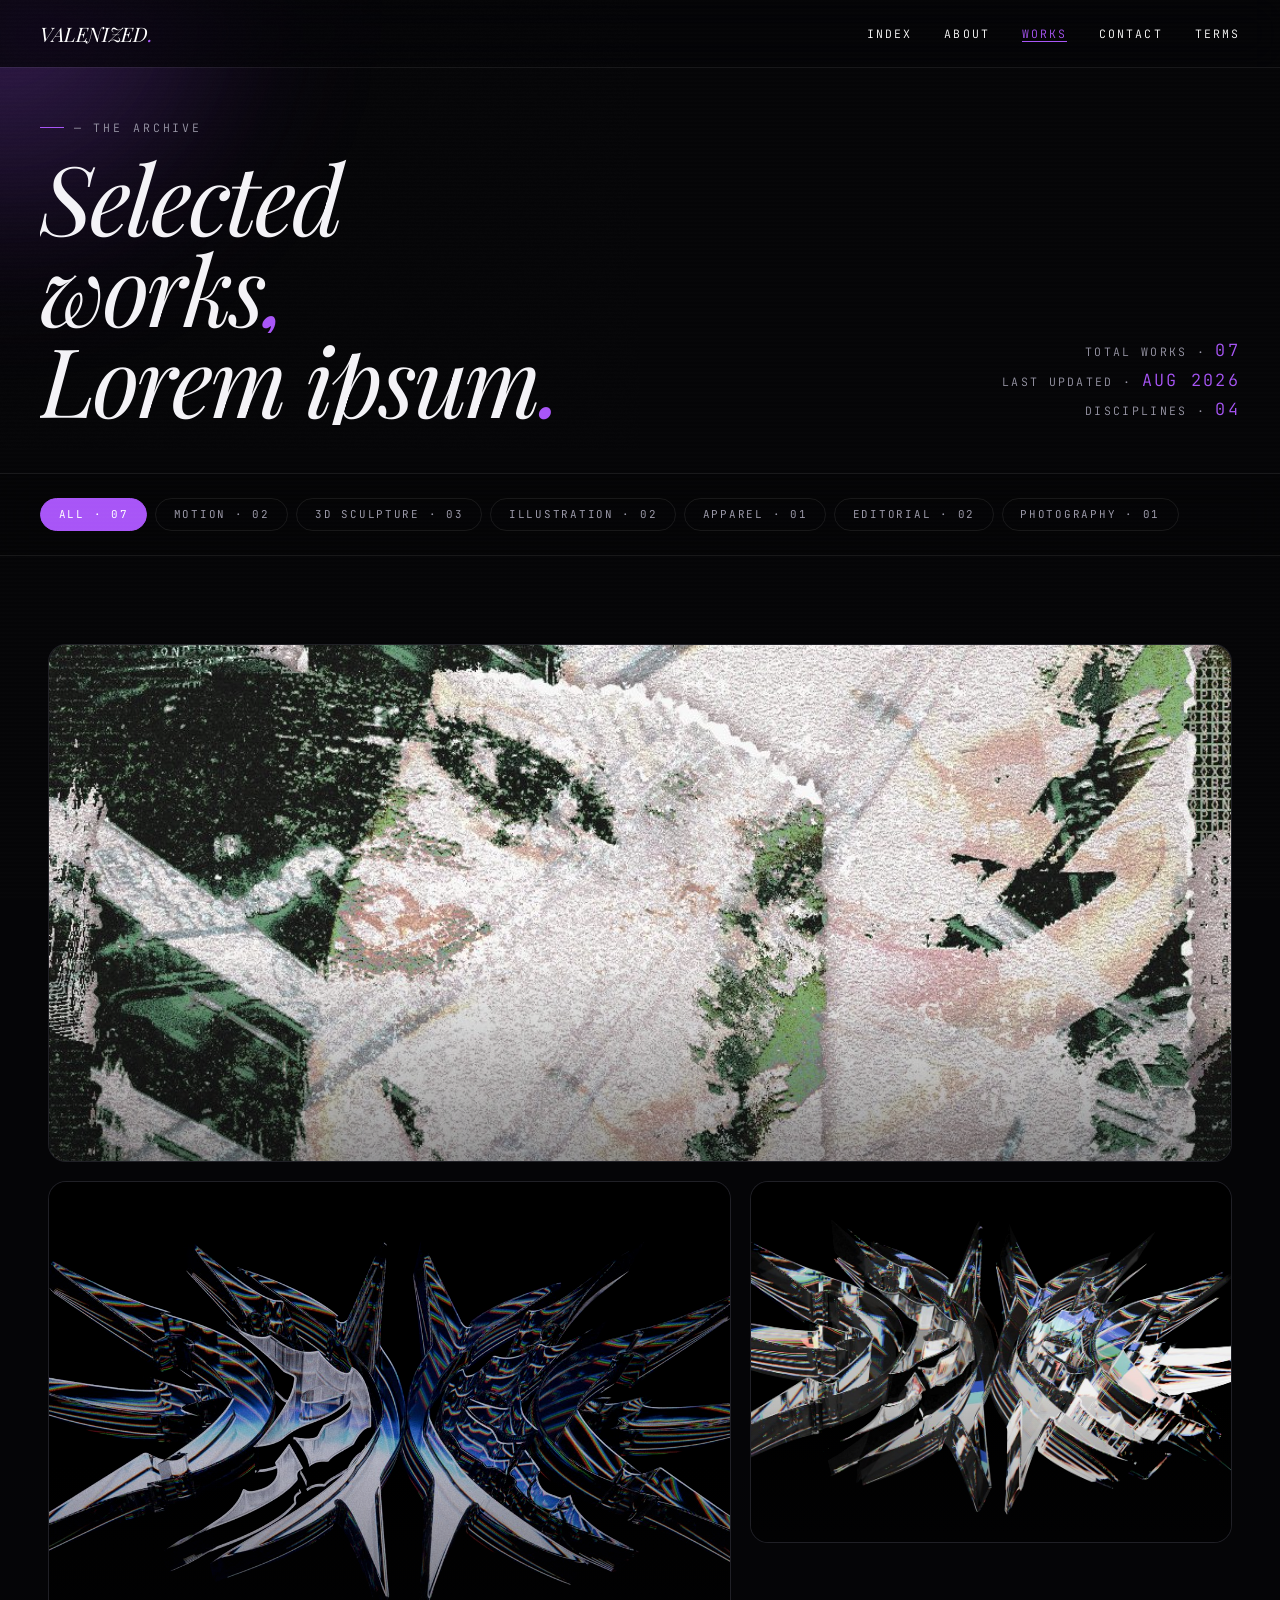
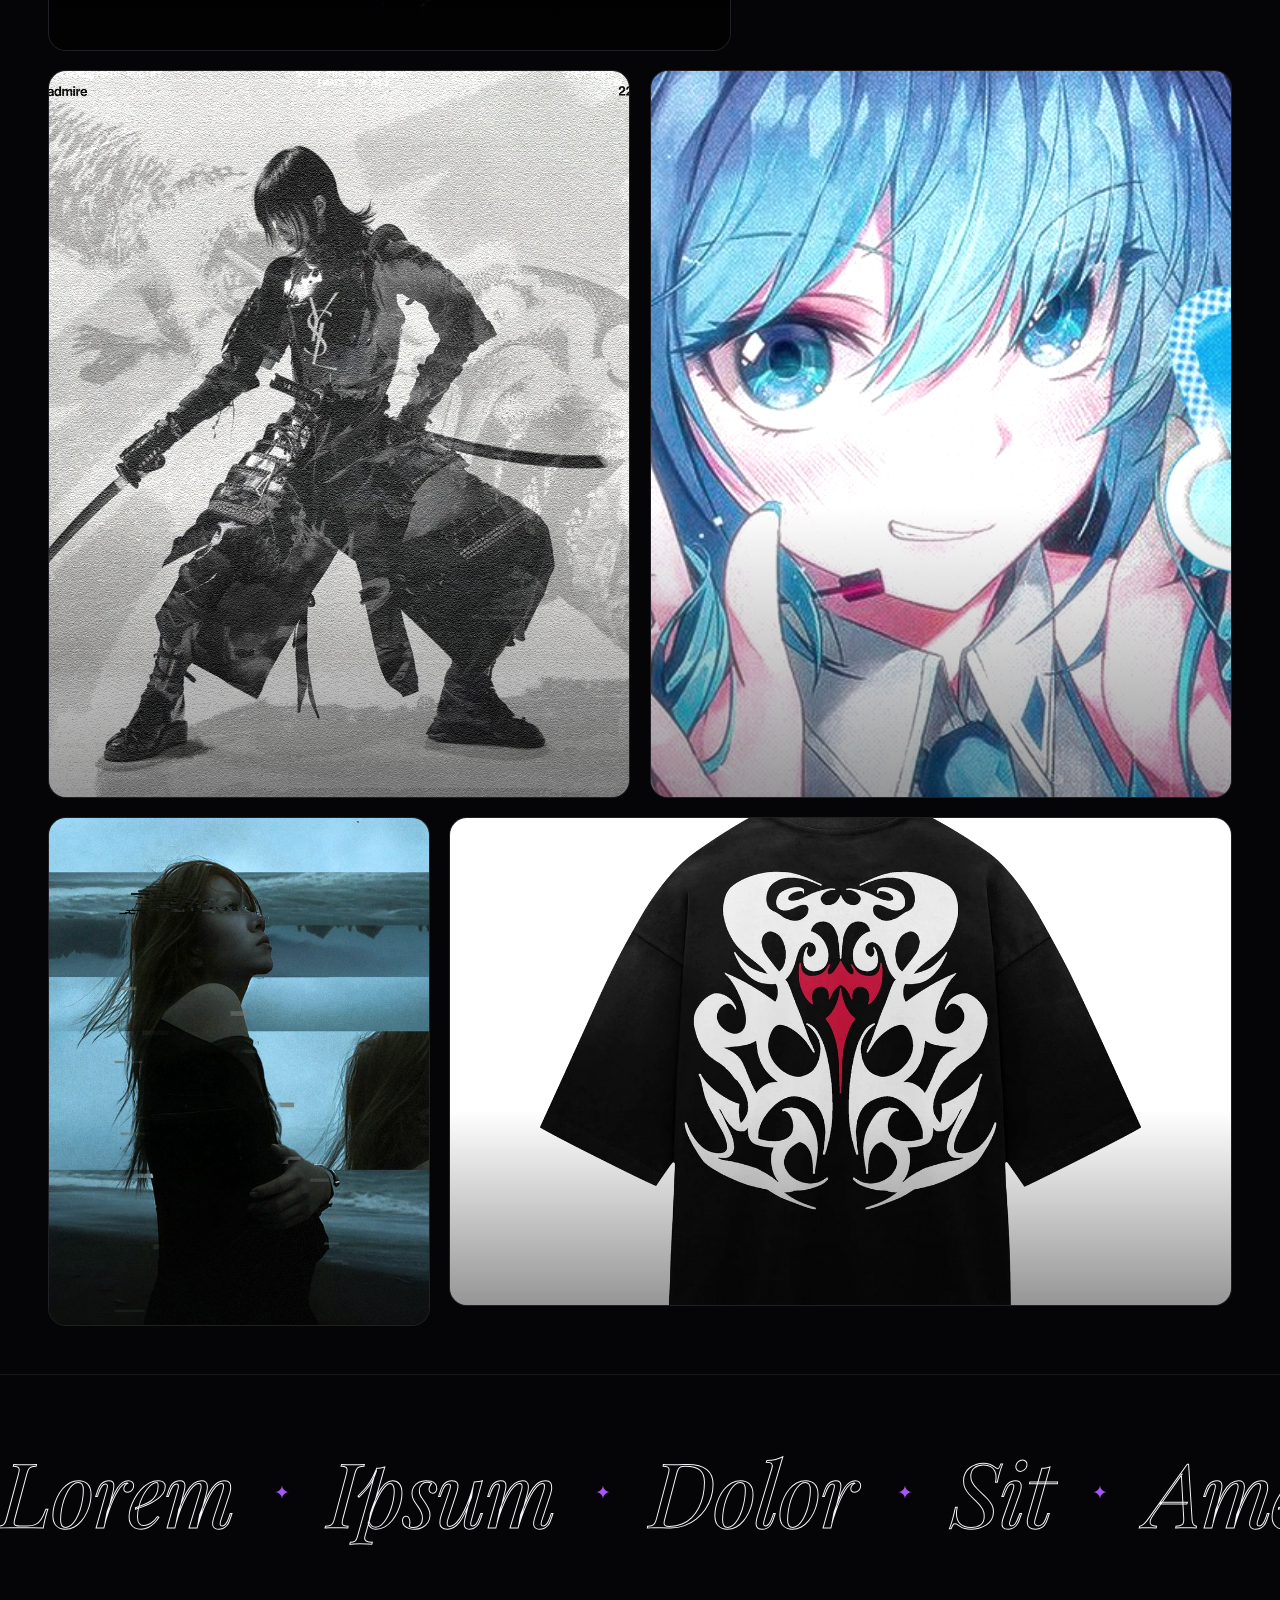
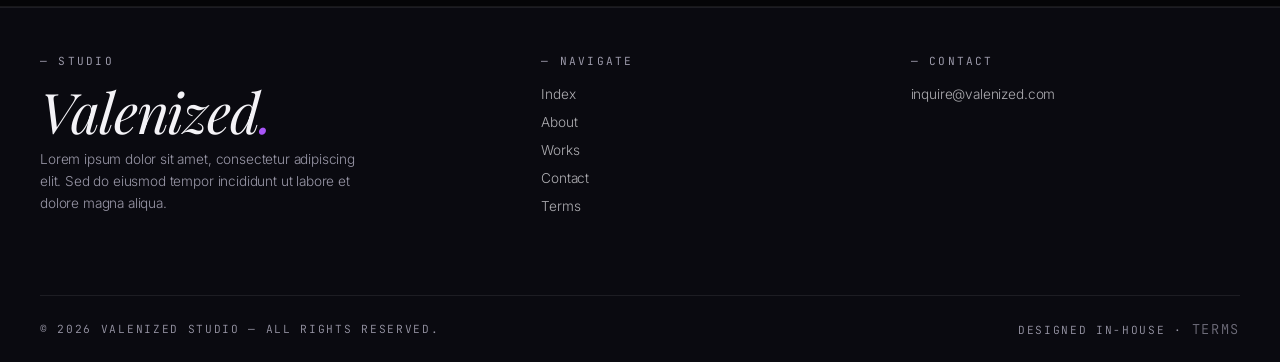
<file: site/works.html>
<!doctype html>
<html lang="en">
<head>
  <meta charset="utf-8" />
  <meta name="viewport" content="width=device-width, initial-scale=1, viewport-fit=cover" />
  <title>Works — VALENIZED</title>
  <meta name="description" content="Works by VALENIZED — lorem ipsum dolor sit amet, consectetur adipiscing elit." />
  <meta name="theme-color" content="#050507" />
  <link rel="icon" type="image/svg+xml" href="data:image/svg+xml,%3Csvg xmlns='http://www.w3.org/2000/svg' viewBox='0 0 32 32'%3E%3Crect width='32' height='32' rx='8' fill='%23050507'/%3E%3Ctext x='16' y='22' font-family='serif' font-size='22' font-style='italic' fill='%23a855f7' text-anchor='middle'%3EV%3C/text%3E%3C/svg%3E" />
  <link rel="preconnect" href="https://fonts.googleapis.com" />
  <link rel="preconnect" href="https://fonts.gstatic.com" crossorigin />
  <link href="https://fonts.googleapis.com/css2?family=Playfair+Display:ital,wght@0,400;0,600;1,400;1,500&family=Inter:wght@300;400;500&family=JetBrains+Mono:wght@400;500&display=swap" rel="stylesheet" />
  <link rel="stylesheet" href="styles/main.css" />
  <link rel="stylesheet" href="styles/animations.css" />
  
  
</head>
<body class="page-works">

  <canvas class="grain-canvas"></canvas>
  <div class="scanlines"></div>
  <div class="blob"></div>
  <div class="blob-2"></div>
  
  

  <div class="loader">
    <div class="loader-text">
      <span>W</span><span>O</span><span>R</span><span>K</span><span>S</span>
    </div>
    <div class="loader-percent">000</div>
    <div class="loader-bar"></div>
  </div>

  <nav class="nav">
    <a href="index.html" class="nav-logo">VALENIZED</a>
    <ul class="nav-links">
      <li><a href="index.html"      data-transition>Index</a></li>
      <li><a href="about.html"                       data-transition>About</a></li>
      <li><a href="works.html"   class="is-active"  data-transition>Works</a></li>
      <li><a href="contact.html"                     data-transition>Contact</a></li>
      <li><a href="terms.html"                       data-transition>Terms</a></li>
    </ul>
    <button class="menu-toggle" aria-label="menu"><span></span></button>
  </nav>

  <main>

    <div class="page-header">
      <div class="container">
        <div>
          <div class="eyebrow" data-reveal>— The Archive</div>
          <h1 class="reveal-text" style="margin-top:1rem;"><span>Selected<br/>works<span class="accent">,</span></span></h1>
          <h1 class="reveal-text"><span>Lorem ipsum<span class="accent">.</span></span></h1>
        </div>
        <div class="meta">
          <div>Total works · <span class="num">07</span></div>
          <div>Last updated · <span class="num" id="upd">Aug 2026</span></div>
          <div>Disciplines · <span class="num">04</span></div>
        </div>
      </div>
    </div>

    <div class="filter-bar" id="filterBar">
      <button class="filter is-active magnetic" data-cat="all">All · 07</button>
      <button class="filter magnetic" data-cat="motion">Motion · 02</button>
      <button class="filter magnetic" data-cat="3d">3D Sculpture · 03</button>
      <button class="filter magnetic" data-cat="illustration">Illustration · 02</button>
      <button class="filter magnetic" data-cat="apparel">Apparel · 01</button>
      <button class="filter magnetic" data-cat="editorial">Editorial · 02</button>
      <button class="filter magnetic" data-cat="photography">Photography · 01</button>
    </div>

    <section class="gallery-section" style="padding:3rem;">
      <div class="container">
        <div class="gallery">

          <div class="tile s-12" data-cat="motion 3d">
            <canvas class="shader"></canvas>
            <img class="tile-img" src="assets/01-chrome-sculpt.jpg" alt="Lorem ipsum work 01" />
            <div class="tile-meta">
              <div>
                <h3>Lorem Ipsum №01</h3>
                <span class="tg">3D · Motion Reel</span>
              </div>
              <span class="idx">/01</span>
            </div>
          </div>

          <div class="tile s-7" data-cat="motion 3d editorial">
            <canvas class="shader"></canvas>
            <img class="tile-img" src="assets/03-silver-sculpt.jpg" alt="Lorem ipsum work 02" />
            <div class="tile-meta">
              <div>
                <h3>Dolor Sit Amet</h3>
                <span class="tg">3D Sculpture</span>
              </div>
              <span class="idx">/02</span>
            </div>
          </div>

          <div class="tile s-5" data-cat="3d">
            <canvas class="shader"></canvas>
            <img class="tile-img" src="assets/02-blue-abstract.jpg" alt="Lorem ipsum work 03" />
            <div class="tile-meta">
              <div>
                <h3>Consectetur Elit</h3>
                <span class="tg">Abstract · 3D</span>
              </div>
              <span class="idx">/03</span>
            </div>
          </div>

          <div class="tile s-6" data-cat="illustration editorial">
            <canvas class="shader"></canvas>
            <img class="tile-img" src="assets/06-samurai.jpg" alt="Lorem ipsum work 04" />
            <div class="tile-meta">
              <div>
                <h3>Sed Tempor</h3>
                <span class="tg">Illustration</span>
              </div>
              <span class="idx">/04</span>
            </div>
          </div>

          <div class="tile s-6" data-cat="editorial illustration">
            <canvas class="shader"></canvas>
            <img class="tile-img" src="assets/05-miku-header.jpg" alt="Lorem ipsum work 05" />
            <div class="tile-meta">
              <div>
                <h3>Magna Labore / 39</h3>
                <span class="tg">Editorial Header</span>
              </div>
              <span class="idx">/05</span>
            </div>
          </div>

          <div class="tile s-4" data-cat="photography editorial">
            <canvas class="shader"></canvas>
            <img class="tile-img" src="assets/04-ocean.jpg" alt="Lorem ipsum work 06" />
            <div class="tile-meta">
              <div>
                <h3>Ut Enim Minim</h3>
                <span class="tg">Photo / Editorial</span>
              </div>
              <span class="idx">/06</span>
            </div>
          </div>

          <div class="tile s-8" data-cat="apparel product">
            <canvas class="shader"></canvas>
            <img class="tile-img" src="assets/07-tribal-tee.jpg" alt="Lorem ipsum work 07" />
            <div class="tile-meta">
              <div>
                <h3>Veniam Quis — №08 BACK</h3>
                <span class="tg">Apparel / Drop</span>
              </div>
              <span class="idx">/07</span>
            </div>
          </div>

        </div>
      </div>
    </section>

    <div class="marquee" aria-hidden="true" style="border-top:1px solid var(--line);">
      <div class="marquee-track">
        <span>Lorem <span class="star">✦</span></span>
        <span>Ipsum <span class="star">✦</span></span>
        <span>Dolor <span class="star">✦</span></span>
        <span>Sit <span class="star">✦</span></span>
        <span>Amet <span class="star">✦</span></span>
        <span>Lorem <span class="star">✦</span></span>
        <span>Ipsum <span class="star">✦</span></span>
        <span>Dolor <span class="star">✦</span></span>
        <span>Sit <span class="star">✦</span></span>
        <span>Amet <span class="star">✦</span></span>
      </div>
    </div>

  </main>

  <footer>
    <div class="container">
      <div>
        <h4>— Studio</h4>
        <div class="colophon">Valenized<span style="color:var(--accent);">.</span></div>
        <p class="footer-blurb">Lorem ipsum dolor sit amet, consectetur adipiscing elit. Sed do eiusmod tempor incididunt ut labore et dolore magna aliqua.</p>
      </div>
      <div>
        <h4>— Navigate</h4>
        <ul>
          <li><a href="index.html" data-transition>Index</a></li>
          <li><a href="about.html" data-transition>About</a></li>
          <li><a href="works.html" data-transition>Works</a></li>
          <li><a href="contact.html" data-transition>Contact</a></li>
          <li><a href="terms.html" data-transition>Terms</a></li>
        </ul>
      </div>
      <div>
        <h4>— Contact</h4>
        <ul>
          <li><a href="mailto:inquire@valenized.com">inquire@valenized.com</a></li>
        </ul>
      </div>
      <div class="legal" style="grid-column:1 / -1;">
        <span>© <span id="yr">2026</span> Valenized Studio — All rights reserved.</span>
        <span>Designed in-house · <a href="terms.html" data-transition style="color:var(--ink-dim);">Terms</a></span>
      </div>
    </div>
  </footer>

  <script src="scripts/app.js"></script>
  
  <script>document.getElementById('yr').textContent = new Date().getFullYear();</script>
</body>
</html>
</file>
<file: site/styles/main.css>
/* ============================================
   VALENIZED — DESIGN SYSTEM
   Black/White + Purple · Glassmorphism
   ============================================ */

:root {
  --bg: #050507;
  --bg-2: #0a0a10;
  --ink: #f4f3f7;
  --ink-dim: #9a98a8;
  --line: rgba(255, 255, 255, 0.08);
  --line-strong: rgba(255, 255, 255, 0.16);
  --accent: #a855f7;
  --accent-2: #7c3aed;
  --accent-glow: rgba(168, 85, 247, 0.45);
  --glass: rgba(255, 255, 255, 0.04);
  --glass-border: rgba(255, 255, 255, 0.09);
  --font-display: 'Playfair Display', 'Times New Roman', serif;
  --font-sans: 'Inter', -apple-system, BlinkMacSystemFont, sans-serif;
  --font-mono: 'JetBrains Mono', 'Courier New', monospace;
  --ease-out: cubic-bezier(0.16, 1, 0.3, 1);
  --ease-in-out: cubic-bezier(0.65, 0, 0.35, 1);
  --ease-emph: cubic-bezier(0.87, 0, 0.13, 1);
  --pad-x: clamp(1.25rem, 4vw, 2.5rem);
  --pad-y: clamp(3rem, 7vw, 6rem);
  --nav-break: 1024px;
}

* { margin: 0; padding: 0; box-sizing: border-box; }
*::selection { background: var(--accent); color: #fff; }

html, body {
  background: var(--bg);
  color: var(--ink);
  font-family: var(--font-sans);
  font-weight: 300;
  letter-spacing: -0.01em;
  -webkit-font-smoothing: antialiased;
  text-rendering: optimizeLegibility;
  overflow-x: hidden;
  scroll-behavior: smooth;
}
body { min-height: 100vh; position: relative; }

/* ============================================
   FILM GRAIN + SCANLINES OVERLAYS
   ============================================ */
.grain-canvas, .scanlines {
  position: fixed;
  inset: 0;
  pointer-events: none;
  z-index: 9990;
}
.grain-canvas { z-index: 9990; opacity: 0.06; mix-blend-mode: overlay; }
.scanlines    { z-index: 9991; opacity: 0.04; background: repeating-linear-gradient(0deg, transparent 0px, transparent 2px, rgba(255, 255, 255, 0.5) 3px, transparent 4px); }

/* ============================================
   MOUSE-FOLLOW BLOB
   ============================================ */
.blob, .blob-2 {
  position: fixed;
  top: 0; left: 0;
  border-radius: 50%;
  filter: blur(80px);
  pointer-events: none;
  z-index: 0;
  transform: translate(-50%, -50%);
  will-change: transform;
}
.blob   { width: 700px; height: 700px; opacity: 0.7; background: radial-gradient(circle, var(--accent-glow) 0%, transparent 60%); }
.blob-2 { width: 500px; height: 500px; opacity: 0.5; background: radial-gradient(circle, rgba(124, 58, 237, 0.3) 0%, transparent 60%); filter: blur(100px); }
@media (max-width: 720px)  { .blob { width: 320px; height: 320px; } .blob-2 { width: 220px; height: 220px; } }
@media (prefers-reduced-motion: reduce) { .blob, .blob-2 { display: none; } }

/* ============================================
   LOADER
   ============================================ */
.loader {
  position: fixed;
  inset: 0;
  background: var(--bg);
  z-index: 99999;
  display: flex;
  align-items: center;
  justify-content: center;
  color: #fff;
  overflow: hidden;
  pointer-events: none;
}
.loader-text {
  font-family: var(--font-display);
  font-size: clamp(2.5rem, 10vw, 7rem);
  font-style: italic;
  font-weight: 400;
  letter-spacing: -0.04em;
  position: relative;
  text-align: center;
  padding: 0 1rem;
}
.loader-text span {
  display: inline-block;
  opacity: 0;
  transform: translateY(40px);
  animation: loader-rise 0.8s var(--ease-out) forwards;
}
.loader-percent {
  position: absolute;
  bottom: 8%; right: 8%;
  font-family: var(--font-mono);
  font-size: 0.75rem;
  letter-spacing: 0.2em;
  opacity: 0.6;
}
.loader-bar {
  position: absolute;
  bottom: 0; left: 0;
  height: 2px;
  background: var(--accent);
  width: 0%;
}
.loader.is-done { animation: loader-slide-1 1.2s var(--ease-emph) forwards; }
@keyframes loader-rise     { to { opacity: 1; transform: translateY(0); } }
@keyframes loader-slide-1  { 0% { transform: translateY(0); } 100% { transform: translateY(-100%); } }

/* ============================================
   NAV — fixed top, responsive (≤ 1024 → hamburger)
   ============================================ */
.nav {
  position: fixed;
  top: 0; left: 0; right: 0;
  z-index: 200;
  padding: 1.1rem var(--pad-x);
  display: flex;
  justify-content: space-between;
  align-items: center;
  gap: 1.5rem;
  border-bottom: 1px solid var(--line);
}
.nav::before {
  content: '';
  position: absolute;
  inset: 0;
  z-index: -1;
  background: rgba(5, 5, 7, 0.78);
  backdrop-filter: blur(18px) saturate(160%);
  -webkit-backdrop-filter: blur(18px) saturate(160%);
}

.nav-logo {
  font-family: var(--font-display);
  font-size: 1.25rem;
  font-style: italic;
  font-weight: 400;
  letter-spacing: -0.02em;
  color: #fff;
  text-decoration: none;
  white-space: nowrap;
  flex-shrink: 0;
  z-index: 220;
  pointer-events: auto;
}
.nav-logo::after { content: '.'; color: var(--accent); margin-left: 1px; }

/* desktop default: horizontal inline links, toggle hidden */
.nav-links {
  display: flex;
  gap: 2rem;
  list-style: none;
  align-items: center;
  margin: 0;
  padding: 0;
}
.nav-links a {
  font-family: var(--font-mono);
  font-size: 0.72rem;
  letter-spacing: 0.18em;
  text-transform: uppercase;
  color: #fff;
  text-decoration: none;
  padding: 0.5rem 0;
  display: inline-block;
}
.nav-links a::after {
  content: '';
  display: block;
  width: 0;
  height: 1px;
  background: var(--accent);
  transition: width 0.5s var(--ease-out);
}
.nav-links a:hover::after,
.nav-links a.is-active::after { width: 100%; }
.nav-links a.is-active { color: var(--accent); }

/* ============================================
   HAMBURGER TOGGLE — upgraded with glow ring
   ============================================ */
.menu-toggle {
  display: none;
  width: 48px; height: 48px;
  background: rgba(168, 85, 247, 0.06);
  border: 1px solid rgba(168, 85, 247, 0.3);
  border-radius: 14px;
  align-items: center;
  justify-content: center;
  color: #fff;
  position: relative;
  z-index: 310;
  padding: 0;
  cursor: pointer;
  flex-shrink: 0;
  pointer-events: auto;
  -webkit-tap-highlight-color: transparent;
  transition: background 0.4s var(--ease-out),
              border-color 0.4s var(--ease-out),
              box-shadow 0.4s var(--ease-out);
}
/* pulsing glow ring on hover */
.menu-toggle::before {
  content: '';
  position: absolute;
  inset: -3px;
  border-radius: 16px;
  border: 1px solid var(--accent);
  opacity: 0;
  transform: scale(0.85);
  transition: opacity 0.35s var(--ease-out), transform 0.35s var(--ease-out);
  pointer-events: none;
}
.menu-toggle:hover {
  background: rgba(168, 85, 247, 0.12);
  border-color: rgba(168, 85, 247, 0.6);
  box-shadow: 0 0 18px rgba(168, 85, 247, 0.25);
}
.menu-toggle:hover::before {
  opacity: 0.5;
  transform: scale(1);
}
.menu-toggle.is-open {
  background: rgba(168, 85, 247, 0.15);
  border-color: var(--accent);
  box-shadow: 0 0 24px rgba(168, 85, 247, 0.35);
}
.menu-toggle.is-open::before {
  opacity: 0.6;
  transform: scale(1);
  animation: ring-pulse 1.8s ease-in-out infinite;
}
@keyframes ring-pulse {
  0%, 100% { opacity: 0.6; transform: scale(1); }
  50%       { opacity: 0.15; transform: scale(1.18); }
}

/* three-bar icon */
.menu-toggle span {
  display: block;
  width: 20px; height: 1.5px;
  background: #fff;
  position: relative;
  border-radius: 2px;
  transition: background 0.3s, width 0.35s var(--ease-emph);
}
.menu-toggle span::before,
.menu-toggle span::after {
  content: '';
  position: absolute;
  left: 0;
  border-radius: 2px;
  transition: transform 0.4s var(--ease-emph),
              top    0.4s var(--ease-emph),
              width  0.4s var(--ease-emph),
              background 0.3s;
}
.menu-toggle span::before { width: 20px; height: 1.5px; background: #fff; top: -7px; }
.menu-toggle span::after  { width: 14px; height: 1.5px; background: #fff; top:  7px; } /* shorter bottom bar */

/* open state → X with accent colour */
.menu-toggle.is-open span           { background: transparent; }
.menu-toggle.is-open span::before   { top: 0; width: 20px; transform: rotate(45deg);  background: var(--accent); }
.menu-toggle.is-open span::after    { top: 0; width: 20px; transform: rotate(-45deg); background: var(--accent); }

/* ------------------------------------------------
   MOBILE / TABLET (≤ 1024px) — fullscreen overlay
   ------------------------------------------------ */
@media (max-width: 1024px) {
  .menu-toggle { display: flex; }

  /* --- overlay container --- */
  .nav-links {
    position: fixed;
    top: 0;
    left: 0;
    width: 100vw;
    height: 100vh;
    height: 100dvh;                   /* dynamic viewport for mobile browsers */
    display: flex;
    flex-direction: column;
    align-items: center;
    justify-content: center;
    gap: 0.5rem;
    padding: 0;
    margin: 0;
    list-style: none;
    z-index: 300;

    /* clip-path curtain: starts collapsed at top */
    clip-path: inset(0 0 100% 0);
    background: rgba(5, 5, 7, 0.97);
    backdrop-filter: blur(40px) saturate(140%);
    -webkit-backdrop-filter: blur(40px) saturate(140%);

    visibility: hidden;
    pointer-events: none;
    transition:
      clip-path  0.55s var(--ease-emph),
      visibility 0s   linear 0.55s;
  }

  /* decorative horizontal accent line at top of overlay */
  .nav-links::before {
    content: '';
    position: absolute;
    top: 0; left: 0; right: 0;
    height: 2px;
    background: linear-gradient(90deg, transparent 0%, var(--accent) 40%, var(--accent-2) 60%, transparent 100%);
    transform: scaleX(0);
    transform-origin: left;
    transition: transform 0.6s var(--ease-out) 0.3s;
  }

  /* decorative bottom footer label */
  .nav-links::after {
    content: '— VALENIZED ·  MENU';
    position: absolute;
    bottom: 2.5rem;
    font-family: var(--font-mono);
    font-size: 0.62rem;
    letter-spacing: 0.28em;
    text-transform: uppercase;
    color: var(--ink-dim);
    opacity: 0;
    transform: translateY(10px);
    transition: opacity 0.4s var(--ease-out) 0.4s, transform 0.4s var(--ease-out) 0.4s;
  }

  /* --- open state --- */
  .nav-links.is-open {
    clip-path: inset(0 0 0% 0);
    visibility: visible;
    pointer-events: auto;
    transition:
      clip-path  0.55s var(--ease-emph),
      visibility 0s   linear 0s;
  }
  .nav-links.is-open::before {
    transform: scaleX(1);
  }
  .nav-links.is-open::after {
    opacity: 1;
    transform: translateY(0);
  }

  /* --- individual link items --- */
  .nav-links li {
    width: 100%;
    text-align: center;
    padding: 0.15rem 0;
    position: relative;
    /* stagger via CSS custom property set in JS */
    --item-delay: 0s;
  }

  .nav-links li a {
    position: relative;
    display: inline-block;
    font-family: var(--font-display);
    font-size: clamp(2rem, 8vw, 3.6rem);
    font-style: italic;
    font-weight: 400;
    letter-spacing: -0.02em;
    text-transform: none;
    color: var(--ink-dim);
    text-decoration: none;
    padding: 0.5rem 0;
    line-height: 1.15;

    /* slide up from below */
    transform: translateY(60px);
    opacity: 0;
    transition:
      transform 0.55s var(--ease-emph) var(--item-delay),
      opacity   0.45s var(--ease-out)  var(--item-delay),
      color     0.3s  var(--ease-out);
  }

  /* reset desktop underline styles inside mobile overlay */
  .nav-links li a::after {
    content: '';
    display: block;
    position: absolute;
    bottom: 0.2rem;
    left: 0; right: 0;
    width: auto;                    /* override desktop width:0 */
    height: 2px;
    background: var(--accent);
    transform: scaleX(0);
    transform-origin: right;
    transition: transform 0.4s var(--ease-out);
  }

  .nav-links li a:hover { color: #fff; }
  .nav-links li a:hover::after  { transform: scaleX(1); transform-origin: left; }

  .nav-links li a.is-active { color: #fff; }
  .nav-links li a.is-active::after { transform: scaleX(1); transform-origin: left; }

  /* --- links animate IN when overlay is open --- */
  .nav-links.is-open li a {
    transform: translateY(0);
    opacity: 1;
  }
}


/* ============================================
   PAGE TRANSITION (split-pane mask)
   ============================================ */
.page-transition {
  position: fixed;
  inset: 0;
  z-index: 9900;
  pointer-events: none;
  display: flex;
}
.page-transition span {
  flex: 1;
  background: var(--bg);
  transform: scaleY(0);
  transform-origin: top;
  transition: transform 0.7s var(--ease-emph);
}
.page-transition.is-active span {
  transform: scaleY(1);
  transform-origin: bottom;
  transition-delay: var(--d, 0s);
}
.page-transition::before {
  content: '';
  position: absolute;
  inset: 0;
  background: repeating-linear-gradient(0deg,
    transparent 0px, transparent 2px,
    var(--accent) 3px, transparent 4px),
    var(--bg);
  opacity: 0;
  transition: opacity 0.4s;
  z-index: 1;
}
.page-transition.is-active::before { opacity: 0.4; }

/* ============================================
   TYPOGRAPHY
   ============================================ */
h1, h2, h3, h4 {
  font-family: var(--font-display);
  font-weight: 400;
  letter-spacing: -0.025em;
  line-height: 1;
}
.eyebrow {
  font-family: var(--font-mono);
  font-size: 0.72rem;
  letter-spacing: 0.25em;
  text-transform: uppercase;
  color: var(--ink-dim);
  display: inline-flex;
  align-items: center;
  gap: 0.6rem;
}
.eyebrow::before {
  content: '';
  width: 24px; height: 1px;
  background: var(--accent);
  flex-shrink: 0;
}
.eyebrow-center { justify-content: center; }
h2.section-title {
  font-size: clamp(2rem, 5vw, 4rem);
  font-style: italic;
  margin-top: 1rem;
}

/* reveal-mask on headings */
.reveal-text { display: block; overflow: hidden; }
.reveal-text > span {
  display: inline-block;
  transform: translateY(110%);
  transition: transform 1.1s var(--ease-emph);
  transition-delay: var(--d, 0s);
}
.reveal-text.in > span { transform: translateY(0); }

/* glitch hover */
.glitch { position: relative; display: inline-block; }
.glitch::before, .glitch::after {
  content: attr(data-text);
  position: absolute;
  inset: 0;
  pointer-events: none;
  opacity: 0;
}
.glitch:hover::before {
  color: var(--accent);
  opacity: 0.7;
  animation: glitch-shift 0.6s steps(3) infinite;
  clip-path: polygon(0 0, 100% 0, 100% 40%, 0 40%);
}
.glitch:hover::after {
  color: #fff;
  opacity: 0.5;
  animation: glitch-shift2 0.8s steps(2) infinite;
  clip-path: polygon(0 60%, 100% 60%, 100% 100%, 0 100%);
}
@keyframes glitch-shift  { 0% { transform: translate(-2px, 0); } 50% { transform: translate(2px, -1px); } 100% { transform: translate(-1px, 1px); } }
@keyframes glitch-shift2 { 0% { transform: translate(2px, 0); } 50% { transform: translate(-2px, 1px); } 100% { transform: translate(1px, -1px); } }
@media (prefers-reduced-motion: reduce) {
  .reveal-text > span { transform: none; transition: none; }
  .glitch:hover::before, .glitch:hover::after { display: none; }
}

/* ============================================
   LAYOUT
   ============================================ */
main { position: relative; z-index: 2; }
section { padding: var(--pad-y) var(--pad-x); position: relative; }
.container { max-width: 1400px; margin: 0 auto; }

/* shared row layouts */
.featured-head {
  display: flex;
  justify-content: space-between;
  align-items: flex-end;
  flex-wrap: wrap;
  gap: 1.5rem;
  margin-bottom: 0;
}
.featured-head > div { flex: 1 1 240px; min-width: 0; }
.button-row { margin-top: 2rem; display: flex; gap: 1rem; flex-wrap: wrap; }

.cta-section { text-align: center; border-top: 1px solid var(--line); }
.cta-row { margin-top: 2rem; display: flex; justify-content: center; gap: 1rem; flex-wrap: wrap; }
.cta-section h2 { line-height: 1.05; }

/* ============================================
   GLASSMORPHISM
   ============================================ */
.glass {
  background: var(--glass);
  backdrop-filter: blur(20px) saturate(140%);
  -webkit-backdrop-filter: blur(20px) saturate(140%);
  border: 1px solid var(--glass-border);
  border-radius: 20px;
  position: relative;
  overflow: hidden;
}
.glass::before {
  content: '';
  position: absolute;
  inset: 0;
  background: linear-gradient(135deg,
    rgba(255,255,255,0.08) 0%, transparent 50%, transparent 100%);
  pointer-events: none;
}

/* ============================================
   BUTTONS (pill, mono caps)
   ============================================ */
.btn {
  position: relative;
  display: inline-flex;
  align-items: center;
  gap: 0.6rem;
  padding: 0.9rem 1.8rem;
  min-height: 44px;
  border: 1px solid var(--line-strong);
  border-radius: 100px;
  font-family: var(--font-mono);
  font-size: 0.72rem;
  letter-spacing: 0.18em;
  text-transform: uppercase;
  color: var(--ink);
  background: transparent;
  text-decoration: none;
  overflow: hidden;
  transition: border-color 0.5s var(--ease-out), color 0.5s var(--ease-out);
  isolation: isolate;
  white-space: nowrap;
}
.btn::before {
  content: '';
  position: absolute;
  inset: 0;
  background: var(--accent);
  border-radius: inherit;
  transform: translateY(100%);
  transition: transform 0.5s var(--ease-emph);
  z-index: -1;
}
.btn:hover { border-color: var(--accent); color: #fff; }
.btn:hover::before { transform: translateY(0); }
.btn:active { transform: scale(0.98); }
.btn:disabled, .btn[aria-disabled="true"] { opacity: 0.6; pointer-events: none; }
.btn .arrow { display: inline-block; transition: transform 0.5s var(--ease-out); font-size: 1rem; }
.btn:hover .arrow { transform: translateX(6px); }
.magnetic { transition: transform 0.4s var(--ease-out); }

/* ============================================
   FOOTER
   ============================================ */
footer {
  border-top: 1px solid var(--line);
  padding: 3rem var(--pad-x) 1.5rem;
  position: relative;
  z-index: 2;
  background: var(--bg-2);
}
footer .container {
  max-width: 1400px;
  margin: 0 auto;
  display: grid;
  grid-template-columns: 1.4fr 1fr 1fr;
  gap: 2.5rem;
}
footer h4 {
  font-family: var(--font-mono);
  font-size: 0.7rem;
  letter-spacing: 0.2em;
  text-transform: uppercase;
  color: var(--ink-dim);
  margin-bottom: 1rem;
}
footer .colophon {
  font-family: var(--font-display);
  font-size: clamp(2rem, 5vw, 3.5rem);
  font-style: italic;
  letter-spacing: -0.02em;
  line-height: 1;
}
footer .footer-blurb {
  color: var(--ink-dim);
  font-size: 0.85rem;
  margin-top: 0.6rem;
  max-width: 320px;
  line-height: 1.6;
}
footer ul { list-style: none; }
footer ul li { margin-bottom: 0.5rem; }
footer a {
  color: var(--ink);
  text-decoration: none;
  font-size: 0.85rem;
  opacity: 0.7;
  transition: opacity 0.4s, color 0.4s;
  display: inline-block;
}
footer a:hover { opacity: 1; color: var(--accent); }
footer .legal {
  grid-column: 1 / -1;
  border-top: 1px solid var(--line);
  margin-top: 2rem;
  padding-top: 1.5rem;
  display: flex;
  justify-content: space-between;
  align-items: center;
  flex-wrap: wrap;
  gap: 0.8rem;
  font-family: var(--font-mono);
  font-size: 0.7rem;
  letter-spacing: 0.15em;
  text-transform: uppercase;
  color: var(--ink-dim);
}
footer .legal a { padding: 0; }

@media (max-width: 900px) {
  footer { padding: 2.5rem 1.5rem 1.25rem; }
  footer .container { grid-template-columns: 1fr 1fr; gap: 2rem; }
  footer > .container > div:first-child { grid-column: 1 / -1; }
}
@media (max-width: 540px) {
  footer .container { grid-template-columns: 1fr; gap: 1.5rem; }
  footer .legal { flex-direction: column; align-items: flex-start; gap: 0.5rem; }
}
</file>
<file: site/styles/animations.css>
/* ============================================
   VALENIZED — PAGE-SPECIFIC & RESPONSIVE
   ============================================ */

/* ============================================
   HERO
   ============================================ */
.hero {
  min-height: 100vh;
  min-height: 100dvh;
  padding: 7rem var(--pad-x) 3rem;
  position: relative;
  display: flex;
  flex-direction: column;
  justify-content: space-between;
  overflow: hidden;
}

.hero-eyebrow {
  font-family: var(--font-mono);
  font-size: 0.72rem;
  letter-spacing: 0.25em;
  text-transform: uppercase;
  color: var(--ink-dim);
  display: flex;
  justify-content: space-between;
  align-items: center;
  position: relative;
  z-index: 5;
  gap: 1rem;
  flex-wrap: wrap;
}
.hero-eyebrow .time { font-variant-numeric: tabular-nums; color: var(--accent); }

.hero-stage {
  position: absolute;
  inset: 0;
  z-index: 1;
  pointer-events: none;
  overflow: hidden;
}
/* sculpture sits quietly behind the headline */
.hero-stage .hero-sculpt {
  position: absolute;
  top: 50%; left: 50%;
  width: clamp(320px, 75vmax, 1180px);
  height: auto;
  transform: translate(-50%, -50%);
  pointer-events: none;
  animation: sculpt-float 9s ease-in-out infinite;
  will-change: transform;
  filter: drop-shadow(0 24px 36px rgba(0,0,0,0.6));
  opacity: 0.95;
}
.hero-stage .hero-sculpt img {
  display: block;
  width: 100%; height: auto;
  object-fit: contain;
}
@keyframes sculpt-float {
  0%, 100% { transform: translate(-50%, -50%) translateY(0); }
  50%      { transform: translate(-50%, -53%) translateY(-14px); }
}
@media (prefers-reduced-motion: reduce) {
  .hero-stage .hero-sculpt { animation: none; }
}
@media (max-width: 720px) {
  .hero-stage .hero-sculpt { width: 88vmin; top: 46%; opacity: 0.35; }
}
@media (min-width: 1800px) {
  /* keep proportional on ultra-wide — never blow past viewport */
  .hero-stage .hero-sculpt { width: min(62vw, 1200px); }
}

.hero-title-wrap {
  position: relative;
  z-index: 4;
  margin-top: 3rem;
}
.hero-title {
  font-size: clamp(2.8rem, 11vw, 14rem);
  font-style: italic;
  font-weight: 400;
  line-height: 0.9;
  letter-spacing: -0.04em;
  color: #fff;
  position: relative;
  z-index: 2;
  word-break: break-word;
}
.hero-title .accent  { color: var(--accent); font-style: italic; }
.hero-title .outline { -webkit-text-stroke: 1.5px var(--ink); color: transparent; }
@media (max-width: 540px) {
  .hero-title .outline { -webkit-text-stroke: 1px var(--ink); }
}

.hero-cta {
  display: flex;
  gap: 1rem;
  flex-wrap: wrap;
  align-items: center;
  margin-top: 2.5rem;
  position: relative;
  z-index: 4;
}

.hero-meta {
  position: absolute;
  bottom: 1.5rem; right: var(--pad-x);
  z-index: 4;
  text-align: right;
  font-family: var(--font-mono);
  font-size: 0.7rem;
  letter-spacing: 0.2em;
  text-transform: uppercase;
  color: var(--ink-dim);
  display: flex;
  flex-direction: column;
  gap: 0.4rem;
}
.hero-meta span { color: var(--accent); }
@media (max-width: 900px) { .hero-meta { display: none; } }

.hero-scroll {
  display: inline-flex;
  align-items: center;
  gap: 0.6rem;
  font-family: var(--font-mono);
  font-size: 0.7rem;
  letter-spacing: 0.25em;
  text-transform: uppercase;
  color: var(--ink-dim);
}
@media (max-width: 540px) { .hero-scroll { display: none; } }
.hero-scroll .line {
  width: 60px; height: 1px;
  background: var(--ink-dim);
  position: relative;
  overflow: hidden;
}
.hero-scroll .line::after {
  content: '';
  position: absolute;
  top: 0; left: 0;
  width: 100%; height: 100%;
  background: var(--accent);
  animation: scroll-line 2.4s var(--ease-out) infinite;
}
@keyframes scroll-line {
  0%   { transform: translateX(-100%); }
  100% { transform: translateX(100%); }
}

/* ============================================
   MARQUEE
   ============================================ */
.marquee {
  overflow: hidden;
  white-space: nowrap;
  padding: clamp(2rem, 5vw, 3.5rem) 0;
  border-top: 1px solid var(--line);
  border-bottom: 1px solid var(--line);
  position: relative;
  z-index: 2;
}
.marquee-track {
  display: inline-flex;
  gap: 2.5rem;
  animation: marquee 28s linear infinite;
  will-change: transform;
  align-items: center;
}
.marquee-track > span {
  font-family: var(--font-display);
  font-style: italic;
  font-size: clamp(2rem, 7vw, 7rem);
  letter-spacing: -0.02em;
  color: transparent;
  -webkit-text-stroke: 1px var(--ink);
  display: inline-flex;
  align-items: center;
  gap: 2.5rem;
  flex: 0 0 auto;
}
.marquee-track > span .star {
  color: var(--accent);
  font-style: normal;
  font-size: 1.2rem;
  -webkit-text-stroke: 0;
}
@keyframes marquee {
  from { transform: translateX(0); }
  to   { transform: translateX(-50%); }
}
@media (prefers-reduced-motion: reduce) { .marquee-track { animation: none; } }

/* ============================================
   INTRO (home)
   ============================================ */
.intro {
  display: grid;
  grid-template-columns: 1fr 1fr;
  gap: 3rem;
  align-items: start;
}
.intro-left { position: relative; }
.intro-left .label {
  font-family: var(--font-mono);
  font-size: 0.72rem;
  letter-spacing: 0.25em;
  text-transform: uppercase;
  color: var(--accent);
  margin-bottom: 1.5rem;
}
.intro-left .label::before { content: '→'; margin-right: 0.5rem; }
.intro-left h2 {
  font-size: clamp(2rem, 4.5vw, 4rem);
  font-style: italic;
  font-weight: 400;
  line-height: 1;
  letter-spacing: -0.025em;
}
.intro-left h2 em { color: var(--accent); font-style: italic; }

.intro-right p {
  font-size: clamp(0.95rem, 1.4vw, 1.05rem);
  line-height: 1.7;
  color: var(--ink-dim);
  margin-bottom: 1.3rem;
  font-weight: 300;
}
.intro-right p:first-of-type {
  color: var(--ink);
  font-size: clamp(1.05rem, 1.6vw, 1.2rem);
}
.intro-stats {
  display: grid;
  grid-template-columns: repeat(3, 1fr);
  gap: 1.5rem;
  margin-top: 2.5rem;
  padding-top: 1.5rem;
  border-top: 1px solid var(--line);
}
.stat .num {
  font-family: var(--font-display);
  font-style: italic;
  font-size: clamp(2rem, 3.5vw, 2.75rem);
  color: var(--accent);
  line-height: 1;
}
.stat .lbl {
  font-family: var(--font-mono);
  font-size: 0.7rem;
  letter-spacing: 0.15em;
  text-transform: uppercase;
  color: var(--ink-dim);
  margin-top: 0.4rem;
}

/* ============================================
   CATEGORY CARDS (home services)
   ============================================ */
.cat-grid {
  display: grid;
  grid-template-columns: repeat(3, 1fr);
  gap: 1.5rem;
  margin-top: 3rem;
}
.cat-card {
  padding: 2rem;
  border-radius: 20px;
  background: var(--glass);
  backdrop-filter: blur(20px) saturate(160%);
  -webkit-backdrop-filter: blur(20px) saturate(160%);
  border: 1px solid var(--glass-border);
  position: relative;
  overflow: hidden;
  transition: border-color 0.5s var(--ease-out),
              transform 0.5s var(--ease-out);
  isolation: isolate;
}
.cat-card::before {
  content: '';
  position: absolute;
  inset: 0;
  background: radial-gradient(circle at var(--mx, 50%) var(--my, 50%),
    rgba(168,85,247,0.15) 0%, transparent 50%);
  opacity: 0;
  transition: opacity 0.5s;
  z-index: -1;
}
.cat-card:hover { border-color: var(--accent); transform: translateY(-4px); }
.cat-card:hover::before { opacity: 1; }
.cat-card .icon {
  width: 48px; height: 48px;
  border-radius: 14px;
  background: linear-gradient(135deg, var(--accent), var(--accent-2));
  display: flex;
  align-items: center;
  justify-content: center;
  font-family: var(--font-display);
  font-style: italic;
  font-size: 1.4rem;
  color: #fff;
  margin-bottom: 1.2rem;
  box-shadow: 0 10px 24px var(--accent-glow);
}
.cat-card h3 {
  font-size: 1.4rem;
  font-style: italic;
  margin-bottom: 0.6rem;
  letter-spacing: -0.02em;
}
.cat-card p {
  color: var(--ink-dim);
  font-size: 0.92rem;
  line-height: 1.55;
}
.cat-card .tags {
  display: flex;
  flex-wrap: wrap;
  gap: 0.4rem;
  margin-top: 1.2rem;
}
.cat-card .tag {
  font-family: var(--font-mono);
  font-size: 0.62rem;
  letter-spacing: 0.15em;
  text-transform: uppercase;
  padding: 0.3rem 0.6rem;
  border: 1px solid var(--line);
  border-radius: 100px;
  color: var(--ink-dim);
}

/* ============================================
   WORKS GALLERY
   ============================================ */
.gallery {
  display: grid;
  grid-template-columns: repeat(12, 1fr);
  gap: 1.2rem;
  margin-top: 2.5rem;
  position: relative;
}
.tile {
  position: relative;
  overflow: hidden;
  border-radius: 18px;
  border: 1px solid var(--glass-border);
  background: var(--bg-2);
  isolation: isolate;
  transition: border-color 0.5s var(--ease-out);
  min-height: 220px;
}
.tile::after {
  content: '';
  position: absolute;
  inset: 0;
  background: linear-gradient(to top, rgba(5,5,7,0.7), transparent 40%);
  pointer-events: none;
  z-index: 2;
  opacity: 0.6;
  transition: opacity 0.5s var(--ease-out);
}
.tile:hover { border-color: var(--accent); }
.tile:hover::after { opacity: 1; }

.tile-img {
  width: 100%; height: 100%;
  display: block;
  object-fit: cover;
  transition: transform 1s var(--ease-emph),
              filter 0.6s var(--ease-out);
  filter: grayscale(20%) contrast(110%);
}
.tile:hover .tile-img {
  transform: scale(1.06);
  filter: grayscale(0%) contrast(110%);
}

.tile-meta {
  position: absolute;
  bottom: 1.2rem; left: 1.2rem; right: 1.2rem;
  z-index: 3;
  color: #fff;
  display: flex;
  justify-content: space-between;
  align-items: flex-end;
  gap: 1rem;
  opacity: 0;
  transform: translateY(20px);
  transition: opacity 0.5s var(--ease-out), transform 0.5s var(--ease-out);
}
.tile:hover .tile-meta { opacity: 1; transform: translateY(0); }
.tile-meta h3 {
  font-family: var(--font-display);
  font-style: italic;
  font-size: 1.3rem;
  letter-spacing: -0.02em;
}
.tile-meta .idx {
  font-family: var(--font-mono);
  font-size: 0.7rem;
  letter-spacing: 0.2em;
  color: var(--accent);
}
.tile-meta .tg {
  font-family: var(--font-mono);
  font-size: 0.62rem;
  letter-spacing: 0.18em;
  text-transform: uppercase;
  background: rgba(0,0,0,0.5);
  backdrop-filter: blur(10px);
  -webkit-backdrop-filter: blur(10px);
  border: 1px solid var(--glass-border);
  padding: 0.3rem 0.7rem;
  border-radius: 100px;
  margin-top: 0.4rem;
  display: inline-block;
}

.tile.s-12 { grid-column: span 12; aspect-ratio: 16 / 7; }
.tile.s-8  { grid-column: span 8;  aspect-ratio: 16 / 10; }
.tile.s-7  { grid-column: span 7;  aspect-ratio: 16 / 11; }
.tile.s-6  { grid-column: span 6;  aspect-ratio: 4 / 5; }
.tile.s-5  { grid-column: span 5;  aspect-ratio: 16 / 12; }
.tile.s-4  { grid-column: span 4;  aspect-ratio: 3 / 4; }

.tile canvas.shader {
  position: absolute;
  inset: 0;
  width: 100%; height: 100%;
  z-index: 1;
  pointer-events: none;
  opacity: 0;
  transition: opacity 0.5s;
}
.tile.is-active canvas.shader { opacity: 1; }

/* ============================================
   ABOUT
   ============================================ */
.about-hero {
  display: grid;
  grid-template-columns: 1fr 1fr;
  gap: 3rem;
  min-height: 90vh;
  min-height: 90dvh;
  align-items: center;
  padding: 6rem var(--pad-x) 4rem;
}
.about-text h2 {
  font-size: clamp(2.2rem, 5vw, 4.5rem);
  font-style: italic;
  font-weight: 400;
  line-height: 1.05;
  letter-spacing: -0.025em;
  margin-bottom: 1.5rem;
}
.about-text h2 em { color: var(--accent); font-style: italic; }
.about-text .lead { color: var(--ink); font-weight: 300; }
.about-text p {
  font-size: 1rem;
  line-height: 1.8;
  color: var(--ink-dim);
  margin-bottom: 1.1rem;
}
.about-text p strong { color: var(--ink); font-weight: 500; }

.about-image {
  position: relative;
  aspect-ratio: 4/5;
  border-radius: 22px;
  overflow: hidden;
  border: 1px solid var(--glass-border);
  background: var(--bg-2);
  isolation: isolate;
}
.about-image img {
  width: 100%; height: 100%;
  object-fit: cover;
  filter: grayscale(60%) contrast(110%);
  transition: filter 1s var(--ease-out);
}
.about-image:hover img { filter: grayscale(0%) contrast(110%); }
.about-image .badge {
  position: absolute;
  bottom: 1.2rem; left: 1.2rem;
  z-index: 3;
  background: rgba(5,5,7,0.7);
  backdrop-filter: blur(20px);
  -webkit-backdrop-filter: blur(20px);
  border: 1px solid var(--glass-border);
  padding: 0.9rem 1.2rem;
  border-radius: 14px;
  font-family: var(--font-mono);
  font-size: 0.7rem;
  letter-spacing: 0.2em;
  text-transform: uppercase;
}
.about-image .badge b {
  color: var(--accent);
  display: block;
  font-size: 1.3rem;
  font-family: var(--font-display);
  font-style: italic;
  margin-top: 0.2rem;
  letter-spacing: -0.02em;
}

.skills-section { border-top: 1px solid var(--line); }
.skills-grid {
  display: grid;
  grid-template-columns: repeat(4, 1fr);
  gap: 1.2rem;
  margin-top: 2.5rem;
}
.skill {
  padding: 1.8rem;
  background: var(--glass);
  backdrop-filter: blur(20px);
  -webkit-backdrop-filter: blur(20px);
  border: 1px solid var(--glass-border);
  border-radius: 18px;
  transition: border-color 0.5s var(--ease-out),
              transform 0.5s var(--ease-out);
}
.skill:hover { border-color: var(--accent); transform: translateY(-3px); }
.skill .n {
  font-family: var(--font-mono);
  font-size: 0.7rem;
  letter-spacing: 0.2em;
  color: var(--accent);
  margin-bottom: 0.8rem;
}
.skill h4 {
  font-family: var(--font-display);
  font-style: italic;
  font-size: 1.3rem;
  margin-bottom: 0.6rem;
}
.skill ul { list-style: none; }
.skill li {
  font-family: var(--font-mono);
  font-size: 0.72rem;
  letter-spacing: 0.1em;
  padding: 0.3rem 0;
  color: var(--ink-dim);
  border-bottom: 1px solid var(--line);
}
.skill li:last-child { border-bottom: none; }

.timeline-section { background: var(--bg-2); }
.timeline {
  margin-top: 3rem;
  position: relative;
  padding-left: 1.5rem;
}
.timeline::before {
  content: '';
  position: absolute;
  left: 0; top: 0; bottom: 0;
  width: 1px;
  background: linear-gradient(to bottom, var(--accent), transparent);
}
.tl-item {
  padding: 1.3rem 0 1.8rem 2rem;
  position: relative;
  border-bottom: 1px solid var(--line);
}
.tl-item:last-child { border-bottom: none; }
.tl-item::before {
  content: '';
  position: absolute;
  left: -2.3rem; top: 1.7rem;
  width: 12px; height: 12px;
  border-radius: 50%;
  background: var(--accent);
  box-shadow: 0 0 16px var(--accent-glow);
}
.tl-item .yr {
  font-family: var(--font-mono);
  font-size: 0.72rem;
  letter-spacing: 0.2em;
  color: var(--accent);
  margin-bottom: 0.4rem;
}
.tl-item h4 {
  font-family: var(--font-display);
  font-style: italic;
  font-size: 1.4rem;
  margin-bottom: 0.2rem;
}
.tl-item p { color: var(--ink-dim); font-size: 0.92rem; line-height: 1.6; }

/* ============================================
   CONTACT
   ============================================ */
.contact-grid {
  display: grid;
  grid-template-columns: 1fr 1.4fr;
  gap: 3rem;
  margin-top: 3rem;
}
.contact-info {
  display: flex;
  flex-direction: column;
  gap: 1rem;
}
.info-card {
  padding: 1.5rem;
  background: var(--glass);
  backdrop-filter: blur(20px);
  -webkit-backdrop-filter: blur(20px);
  border: 1px solid var(--glass-border);
  border-radius: 18px;
  display: flex;
  align-items: center;
  gap: 1rem;
}
.info-card .ic {
  width: 36px; height: 36px;
  border-radius: 10px;
  background: rgba(168,85,247,0.15);
  display: flex; align-items: center; justify-content: center;
  color: var(--accent);
  flex-shrink: 0;
  border: 1px solid var(--accent);
}
.info-card .lbl {
  font-family: var(--font-mono);
  font-size: 0.7rem;
  letter-spacing: 0.2em;
  text-transform: uppercase;
  color: var(--ink-dim);
  margin-bottom: 0.15rem;
}
.info-card .val {
  font-family: var(--font-display);
  font-style: italic;
  font-size: 1.1rem;
  color: var(--ink);
}

.urgent-note {
  padding: 1.5rem;
  border: 1px solid var(--glass-border);
  border-radius: 18px;
  background: var(--glass);
  backdrop-filter: blur(20px);
  -webkit-backdrop-filter: blur(20px);
  margin-top: 1rem;
}
.urgent-note .urgent-head {
  font-family: var(--font-mono);
  font-size: 0.7rem;
  letter-spacing: 0.2em;
  text-transform: uppercase;
  color: var(--accent);
  margin-bottom: 0.6rem;
}
.urgent-note p {
  color: var(--ink-dim);
  font-size: 0.9rem;
  line-height: 1.55;
}
.urgent-note p strong { color: var(--ink); }

.contact-form-wrap { min-width: 0; }
.contact-form {
  padding: 2.5rem;
  background: var(--glass);
  backdrop-filter: blur(30px) saturate(140%);
  -webkit-backdrop-filter: blur(30px) saturate(140%);
  border: 1px solid var(--glass-border);
  border-radius: 22px;
  position: relative;
  overflow: hidden;
}
.contact-form::before {
  content: '';
  position: absolute;
  top: -50%; right: -20%;
  width: 60%; height: 100%;
  background: radial-gradient(circle, var(--accent-glow) 0%, transparent 60%);
  pointer-events: none;
  opacity: 0.4;
}
.contact-form-wrap .contact-form { margin: 0; width: 100%; }

.form-row {
  display: grid;
  grid-template-columns: 1fr 1fr;
  gap: 1.2rem;
  margin-bottom: 1.2rem;
}
.field {
  position: relative;
  margin-bottom: 1.2rem;
}
.field label {
  font-family: var(--font-mono);
  font-size: 0.7rem;
  letter-spacing: 0.2em;
  text-transform: uppercase;
  color: var(--ink-dim);
  display: block;
  margin-bottom: 0.5rem;
  transition: color 0.3s var(--ease-out);
}
.field input, .field textarea, .field select {
  width: 100%;
  background: rgba(255,255,255,0.03);
  border: 1px solid var(--line);
  border-radius: 12px;
  padding: 0.9rem 1.1rem;
  color: var(--ink);
  font-family: inherit;
  font-size: 0.95rem;
  outline: none;
  transition: border-color 0.4s var(--ease-out),
              background 0.4s var(--ease-out);
  resize: vertical;
}
.field textarea { min-height: 130px; }
.field input:focus, .field textarea:focus, .field select:focus {
  border-color: var(--accent);
  background: rgba(168,85,247,0.05);
}
.field:focus-within label { color: var(--accent); }

.budget-pills {
  display: flex;
  flex-wrap: wrap;
  gap: 0.5rem;
  margin-top: 0.5rem;
}
.budget-pills input { display: none; }
.budget-pills label {
  display: inline-block;
  padding: 0.5rem 1rem;
  border: 1px solid var(--line);
  border-radius: 100px;
  font-family: var(--font-mono);
  font-size: 0.7rem;
  letter-spacing: 0.15em;
  color: var(--ink-dim);
  transition: all 0.3s var(--ease-out);
  cursor: pointer;
}
.budget-pills input:checked + label {
  background: var(--accent);
  border-color: var(--accent);
  color: #fff;
}
.budget-pills label:hover { border-color: var(--accent); color: var(--ink); }

.submit-btn {
  margin-top: 1.3rem;
  width: 100%;
  padding: 1.1rem;
  justify-content: center;
  background: var(--accent);
  border-color: var(--accent);
  color: #fff;
}
.submit-btn::before { background: var(--accent-2); }

.success-msg {
  position: absolute;
  inset: 0;
  background: rgba(5,5,7,0.96);
  backdrop-filter: blur(20px);
  display: none;
  flex-direction: column;
  align-items: center;
  justify-content: center;
  border-radius: 22px;
  z-index: 10;
  text-align: center;
  padding: 2rem;
}
.success-msg.is-shown {
  display: flex;
  animation: success-pop 0.6s var(--ease-emph);
}
@keyframes success-pop {
  from { opacity: 0; transform: scale(0.9); }
  to   { opacity: 1; transform: scale(1); }
}
.success-msg .check, .error-msg .err-icon {
  margin-bottom: 1.2rem;
  font-size: 2.4rem;
  color: #fff;
  display: flex; align-items: center; justify-content: center;
  width: 80px; height: 80px;
  border-radius: 50%;
  background: var(--accent);
  box-shadow: 0 0 50px var(--accent-glow);
}
.error-msg .err-icon {
  background: transparent;
  border: 2px solid var(--accent);
  box-shadow: none;
  font-family: var(--font-display);
  font-style: italic;
}
.error-msg p a { color: var(--accent); text-decoration: none; }
.error-msg p a:hover { text-decoration: underline; }
.success-msg h3 {
  font-family: var(--font-display);
  font-style: italic;
  font-size: 2.2rem;
  margin-bottom: 0.6rem;
}
.success-msg p { color: var(--ink-dim); font-size: 0.95rem; }

/* ============================================
   TERMS
   ============================================ */
.legal-wrap {
  display: grid;
  grid-template-columns: 240px 1fr;
  gap: 3rem;
  padding: 6rem var(--pad-x) 4rem;
}
.toc {
  position: sticky;
  top: 6rem;
  align-self: start;
}
.toc .h {
  font-family: var(--font-mono);
  font-size: 0.7rem;
  letter-spacing: 0.25em;
  text-transform: uppercase;
  color: var(--ink-dim);
  margin-bottom: 1rem;
}
.toc ol { list-style: none; counter-reset: t; }
.toc li {
  counter-increment: t;
  padding: 0.55rem 0;
  border-bottom: 1px solid var(--line);
}
.toc li a {
  font-family: var(--font-mono);
  font-size: 0.82rem;
  color: var(--ink-dim);
  text-decoration: none;
  transition: color 0.3s;
  display: flex;
  justify-content: space-between;
}
.toc li a:hover { color: var(--ink); }

.legal-doc section { padding: 0; margin-bottom: 3rem; }
.legal-doc section h2 {
  font-size: clamp(1.8rem, 3.5vw, 2.6rem);
  font-style: italic;
  margin-bottom: 1.2rem;
}
.legal-doc section p {
  font-size: 0.95rem;
  line-height: 1.75;
  color: var(--ink-dim);
  margin-bottom: 0.9rem;
}
.legal-doc section p strong { color: var(--ink); }
.legal-doc section ul { margin: 1rem 0 1rem 1.5rem; }
.legal-doc section ul li {
  list-style: '— ';
  padding: 0.3rem 0;
  color: var(--ink-dim);
  font-size: 0.95rem;
  line-height: 1.65;
}
.legal-doc .updated {
  font-family: var(--font-mono);
  font-size: 0.7rem;
  letter-spacing: 0.2em;
  color: var(--accent);
  margin-bottom: 0.8rem;
}

/* ============================================
   PAGE HEADER (sub-pages)
   ============================================ */
.page-header {
  padding: 7rem var(--pad-x) 3rem;
  border-bottom: 1px solid var(--line);
}
.page-header .container {
  display: flex;
  justify-content: space-between;
  align-items: flex-end;
  gap: 1.5rem;
  flex-wrap: wrap;
}
.page-header h1 {
  font-size: clamp(2.8rem, 8vw, 6rem);
  font-style: italic;
  font-weight: 400;
  letter-spacing: -0.035em;
  line-height: 0.95;
}
.page-header h1 .accent { color: var(--accent); }
.page-header .meta {
  font-family: var(--font-mono);
  font-size: 0.72rem;
  letter-spacing: 0.2em;
  text-transform: uppercase;
  color: var(--ink-dim);
  line-height: 1.75;
  text-align: right;
}
.page-header .meta .num { color: var(--accent); font-size: 1.05rem; }

/* ============================================
   FILTER BAR
   ============================================ */
.filter-bar {
  display: flex;
  gap: 0.5rem;
  flex-wrap: wrap;
  padding: 1.5rem var(--pad-x);
  border-bottom: 1px solid var(--line);
  position: sticky;
  top: 0;
  background: rgba(5,5,7,0.85);
  backdrop-filter: blur(20px);
  -webkit-backdrop-filter: blur(20px);
  z-index: 50;
}
.filter-bar .filter {
  padding: 0.55rem 1.1rem;
  border: 1px solid var(--line);
  border-radius: 100px;
  background: transparent;
  color: var(--ink-dim);
  font-family: var(--font-mono);
  font-size: 0.68rem;
  letter-spacing: 0.16em;
  text-transform: uppercase;
  transition: all 0.3s var(--ease-out);
  cursor: pointer;
}
.filter-bar .filter:hover { border-color: var(--ink-dim); color: var(--ink); }
.filter-bar .filter.is-active {
  background: var(--accent);
  border-color: var(--accent);
  color: #fff;
}

/* ============================================
   RESPONSIVE BREAKPOINTS
   ============================================ */

/* Tablet (≤ 1100px) */
@media (max-width: 1100px) {
  .skills-grid { grid-template-columns: repeat(2, 1fr); }
  .tile.s-12, .tile.s-8, .tile.s-7 {
    grid-column: span 12;
    aspect-ratio: 16 / 9;
  }
  .tile.s-6, .tile.s-5, .tile.s-4 {
    grid-column: span 6;
    aspect-ratio: 4 / 5;
  }
}

/* Phone-large / small tablet (≤ 900px) */
@media (max-width: 900px) {
  .intro { grid-template-columns: 1fr; gap: 2rem; }
  .intro-stats { grid-template-columns: 1fr 1fr; }
  .about-hero {
    grid-template-columns: 1fr;
    gap: 2.5rem;
    min-height: auto;
    padding-top: 5rem;
    padding-bottom: 3rem;
  }
  .about-image { aspect-ratio: 4 / 5; max-height: 70vh; }
  .contact-grid { grid-template-columns: 1fr; gap: 2rem; }
  .legal-wrap { grid-template-columns: 1fr; gap: 1.5rem; padding: 5rem 1.25rem 3rem; }
  .toc { position: static; }
  .page-header { padding: 5rem 1.25rem 2rem; }
  .page-header .container { flex-direction: column; align-items: flex-start; }
  .page-header .meta { text-align: left; }
}

/* Phone (≤ 720px) */
@media (max-width: 720px) {
  .cat-grid { grid-template-columns: 1fr; }
  .gallery { grid-template-columns: 1fr; }
  .tile.s-12, .tile.s-8, .tile.s-7, .tile.s-6, .tile.s-5, .tile.s-4 {
    grid-column: span 12;
    aspect-ratio: 4 / 5;
  }
  .tile-meta { opacity: 1; transform: translateY(0); }
  .form-row { grid-template-columns: 1fr; gap: 0; margin-bottom: 0; }
  .contact-form { padding: 1.5rem; }
  .filter-bar { padding: 0.8rem 1.25rem; flex-wrap: nowrap; overflow-x: auto; }
  .filter-bar .filter { white-space: nowrap; flex-shrink: 0; }
}

/* Phone-ultra-narrow (≤ 540px) */
@media (max-width: 540px) {
  .intro-stats { grid-template-columns: 1fr 1fr; }
  .skills-grid { grid-template-columns: 1fr; gap: 1rem; }
  .legal-doc section h2 { font-size: 1.5rem; }
}

/* Print-friendly */
@media print {
  .blob, .blob-2, .grain-canvas, .scanlines, .page-transition, .hero-stage, .loader { display: none !important; }
  section { padding: 1.5rem 1rem; page-break-inside: avoid; }
}
</file>
